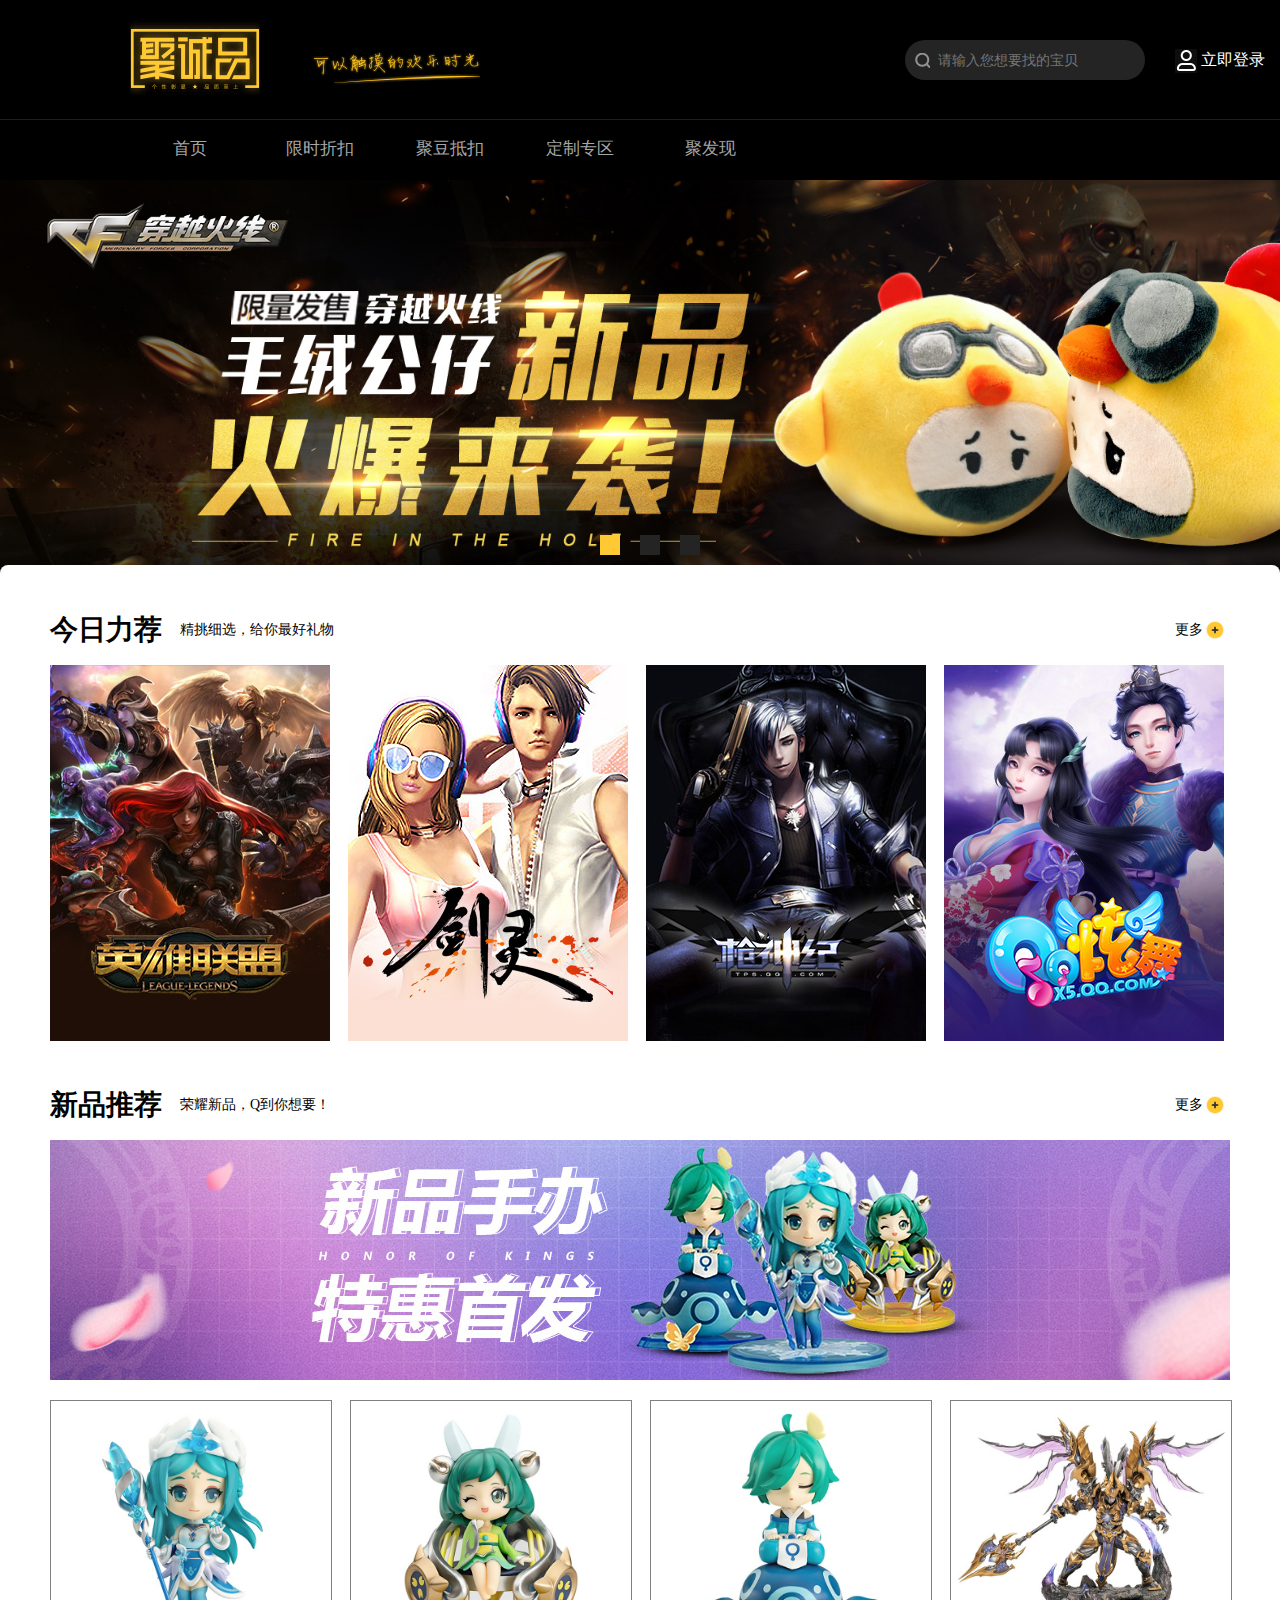
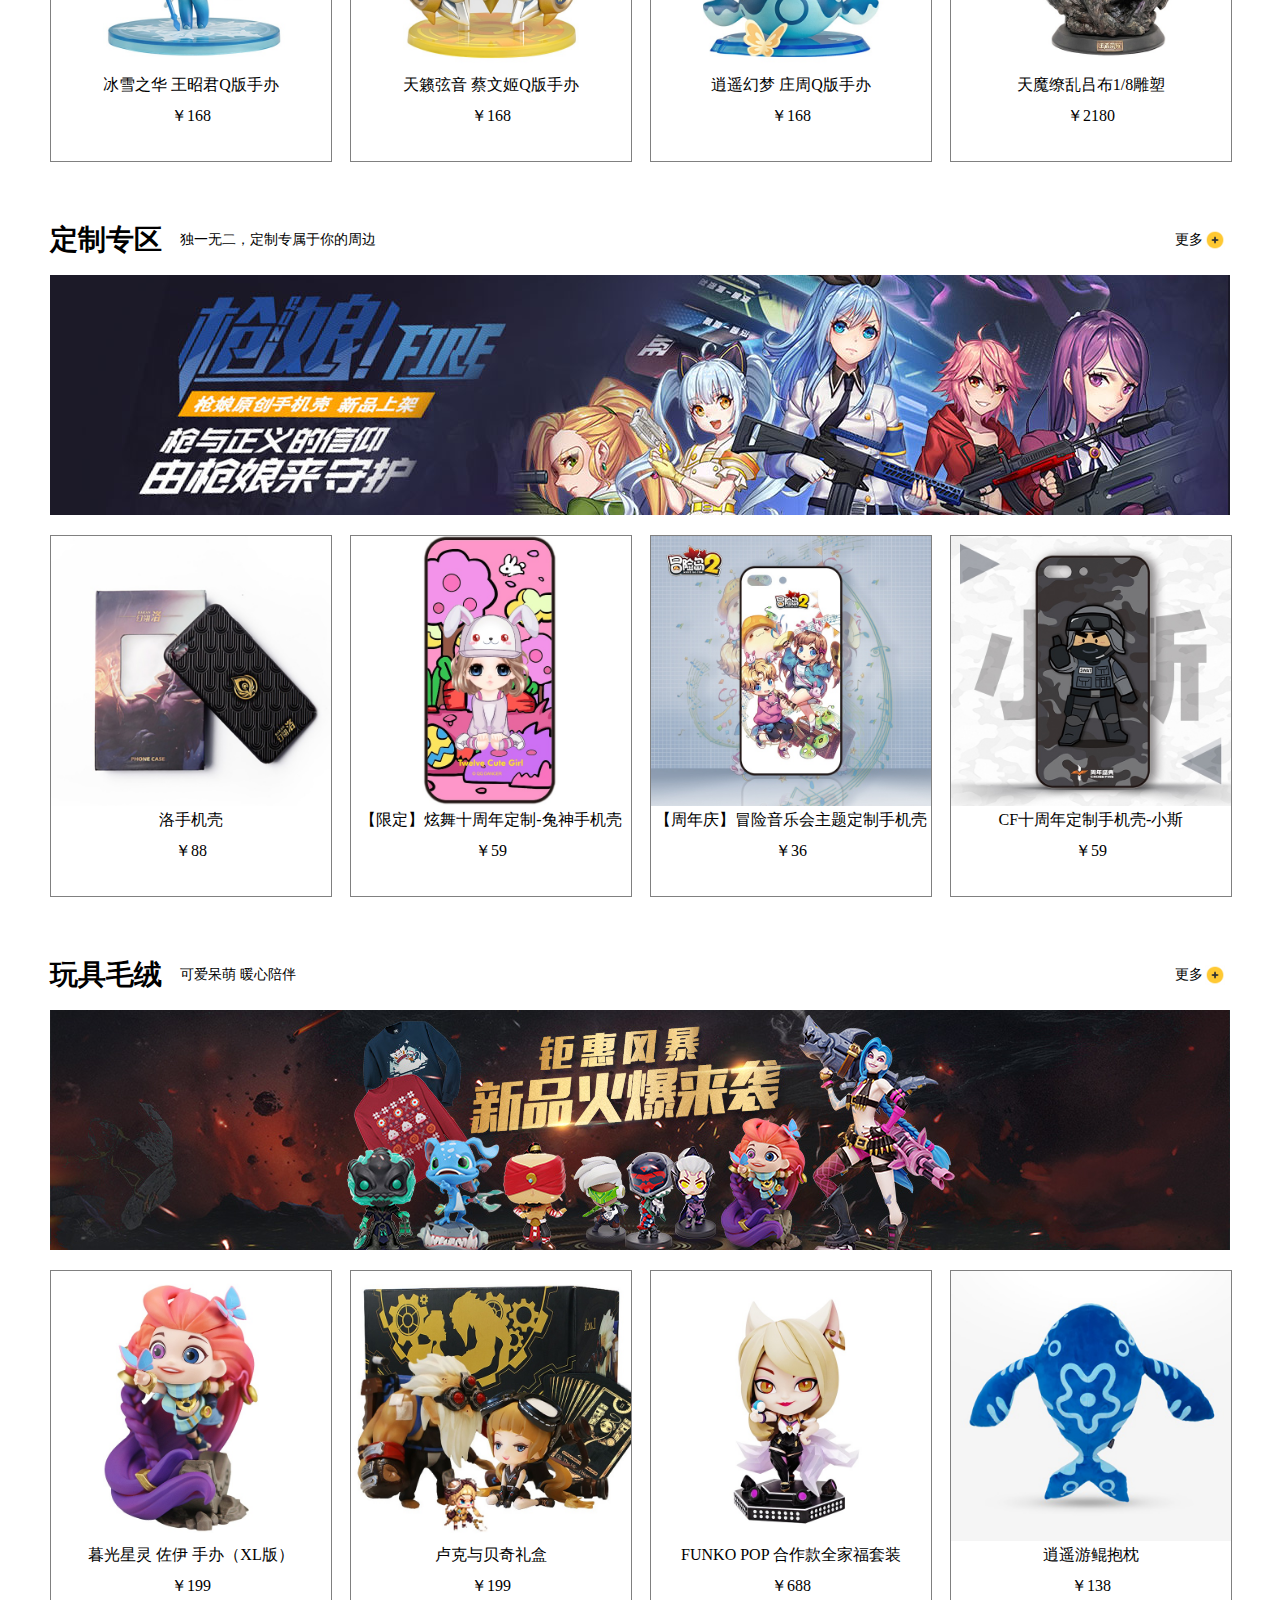
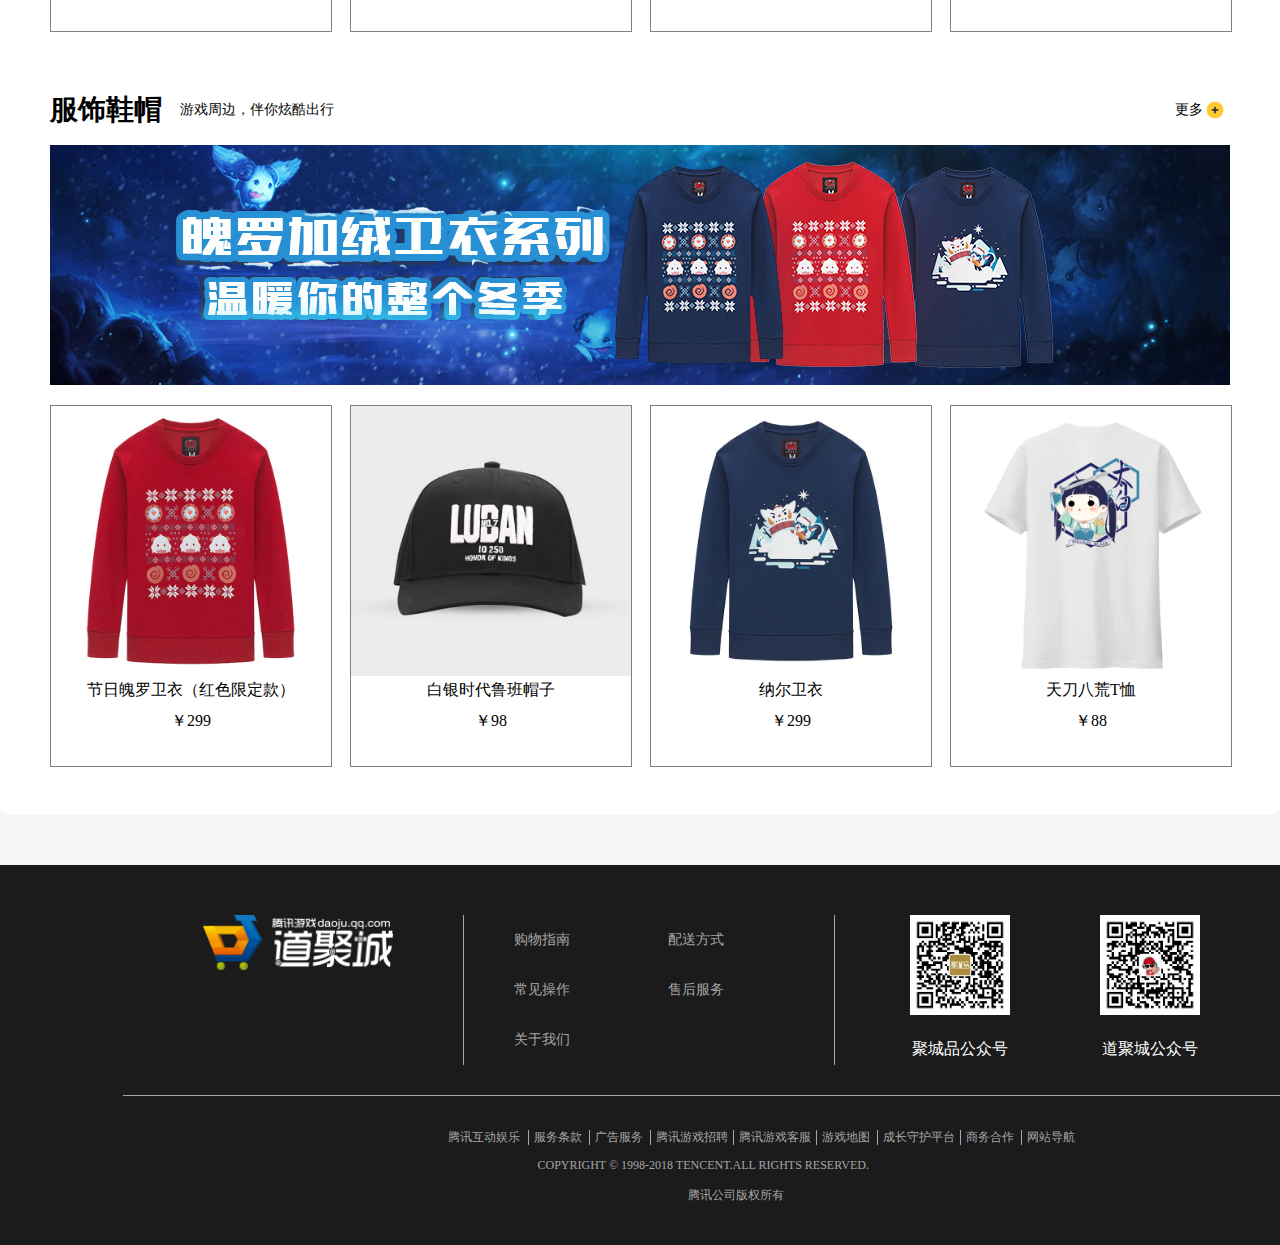
<file: index.html>
﻿<!doctype html>
<html lang="en">
<head>
<meta charset="UTF-8">
<title>聚诚品-腾讯官方周边</title>
<link rel="stylesheet" type="text/css" href="css/public.css">
<link rel="stylesheet" type="text/css" href="css/index.css">
</head>
<body>
	<!-- header -->
	<header>
		<div class="cent">
			<div class="logo">
				<div class="logo_left"></div>
				<div class="logo_right"></div>
		    </div>
			<div class="soso">
				<div class="sot">
				    <a href="#" class="so"></a>
				    <input type="text" class="sou" placeholder="请输入您想要找的宝贝"/>	
				</div>	
				<div class="dl">
					<img src="img/yh.jpg"/>
					<a href="#" id="deng"><span>立即登录</span></a>
					<div class="cent" id="long">
						<div class="cent_hed">
							<a href="javascript:;" class="cen_left" id="deng1">
								<img src="img/qq1.png" id="qq1" />
								<img src="img/qq2.png" id="qq2"/>
								<span>QQ账号登录</span>
							</a>
							<a href="javascript:;" class="cen_right" id="deng2">
								<img src="img/wx.png"/>
								<span>微信账号登录</span>
								<span id="close">×</span>
							</a>
						</div>
						<p class="ww">微信和QQ是两个独立账号，账号信息不互通</p>
						<!-- QQ账号登录界面 -->
						<div id="tt">
							<div class="cent_con">
							<span class="aq">快速安全登录</span>
							<div class="use">请使用<a href="javascript:;" class="sj">QQ手机版</a>扫描二维码，<br/>安全登录，防止盗号。</div>
							<a href="javascript:;" class="ims"><img src="img/qqm.jpg"/></a>
							</div>
							<div class="cent_bo">
								<a href="#" id="zhang">帐号密码登录</a>
								<span>|</span>
								<a href="reg.html" id="zhang_new">注册新帐号</a>
								<span>|</span>
								<a href="#" id="watch">意见反馈</a>
							</div>
						</div>
						<!-- 微信账号登录界面	 -->
						<div id="hh">
							<div class="cen_con1">
								<span class="wa">微信登录</span>
								<a href="javascript:;" class="imgs"><img src="img/wxm.jpg"/></a>
					    	</div>
					    	<div class=" cent_bo cent_bo1">
								<p>请使用微信扫二维码登录</p>
								<p>“聚诚品”</p>
					    	</div>
						</div>
						<!-- 帐号密码登录界面 -->
						<div class="delo" id="delo">
							<span class="lou">帐号密码登录</span>
							<div class="user">推荐使用<a href="javascript:;" class="sj">快速安全登录</a>，防止盗号。</div>
							<div class="lo_con">
								<input type="text" placeholder="支持QQ号/邮箱/手机号登录" id="useNum" />
								<input type="password" placeholder="密码" id="pass" />
								<span id="spanId">登录失败，账号或密码不正确</span>
								<input type="button" value="登录" id="sum" />
							</div>
							<div class="cent_bo">
								<a href="#" id="zhang">忘了密码？</a>
								<span>|</span>
								<a href="reg.html" id="zhang_new">注册新帐号</a>
								<span>|</span>
								<a href="#" id="watch">意见反馈</a>
							</div>
						</div>
					</div>
				</div>
				<div class="gw">
					<a href="shop.html" class="gwc">
						<img src="img/gw.jpg"/>
						<span>购物车</span>
						<span class="num">0</span>
				    </a>
				</div>
		    </div>
		</div>
		<div class="boot" id="stoy">
			<div class="boot_left">
				<a href="index.html">首页</a>
				<a href="xs.html">限时折扣</a>
				<a href="#">聚豆抵扣</a>
				<a href="#">定制专区</a>
				<a href="#">聚发现</a>
			</div>
			<div class="boot_right" id="bok">
				<a href="#" >全部商品分类</a>
				<span id="foo"></span>
			</div>
			<div class="cd" id="dao">
					<ul>
						<li><img src="img/cd10.png"/></li>
						<li>服饰鞋帽</li>
						<li class="line"></li>
						<li>卫衣/外套</li>
						<li>T恤</li>
						<li>袜子</li>
						<li>裤子</li>
						<li>鞋子</li>
						<li>帽子</li>
						<li>服饰配件</li>
					</ul>
					<ul>
						<li><img src="img/cd9.png"></li>
						<li>玩具毛绒</li>
						<li class="line"></li>
						<li>公仔</li>
						<li>抱枕</li>
						<li>手办</li>
						<li>雕塑</li>
					</ul>
					<ul>
						<li><img src="img/cd8.png"></li>
						<li>数码配件</li>
						<li class="line"></li>
						<li>手机壳</li>
						<li>充电宝</li>
						<li>鼠标垫/鼠标</li>
						<li>U盘</li>
						<li>数据线</li>
						<li>打火机</li>
						<li>无线充电器</li>
					</ul>
					<ul>
						<li><img src="img/cd7.png"></li>
						<li>生活用品</li>
						<li class="line"></li>
						<li>杯子</li>
						<li>钥匙扣</li>
						<li>伞</li>
						<li>眼罩/耳罩</li>
						<li>美妆个护</li>
						<li>其它</li>
					</ul>
					<ul>
						<li><img src="img/cd6.png"></li>
						<li>箱包收纳</li>
						<li class="line"></li>
						<li>双肩包</li>
						<li>单肩包</li>
						<li>收纳包</li>
					</ul>
					<ul>
						<li><img src="img/cd5.png"></li>
						<li>首饰配饰</li>
						<li class="line"></li>
						<li>手链</li>
						<li>项链</li>
						<li>挂件</li>
						<li>戒指</li>
						<li>其它</li>
					</ul>
					<ul>
						<li><img src="img/cd4.png"></li>
						<li>文具图书</li>
						<li class="line"></li>
						<li>笔记本</li>
						<li>胶带/贴纸</li>
						<li>文件夹</li>
					</ul>
					<ul>
						<li><img src="img/cd3.png"></li>
						<li>休闲零食</li>
						<li class="line"></li>
						<li>糖/巧克力</li>
					</ul>
					<ul>
						<li><img src="img/cd2.png"></li>
						<li>海报艺术</li>
						<li class="line"></li>
						<li>画册</li>
						<li>海报</li>
					</ul>
					<ul>
						<li><img src="img/cd1.png"></li>
						<li>其它</li>
						<li class="line"></li>
						<li>纪念币</li>
						<li>礼盒</li>
					</ul>
			</div>
		</div>
	</header>
	<!-- banner -->
	<div class="banner">
		<div id="box"></div>
	</div>
	<!-- section -->
    <section>
	    <div class="tt">
	    	<!-- 今日力荐 -->
			<div class="tohead">
				<h2>今日力荐</h2>
			    <span>精挑细选，给你最好礼物</span>
			    <a href="javascript:;" class="move">
					<span>更多</span>
			   		<img src="img/move.jpg">
			   	</a>
			</div>
			<div class="con">
                <a href="javascript:;"><img src="img/y1.jpg"/></a>
                <a href="javascript:;"><img src="img/y4.jpg"/></a>
                <a href="javascript:;"><img src="img/y2.jpg"/></a>
                <a href="javascript:;"><img src="img/y3.jpg"/></a>
		    </div>
		    <!-- 新品推荐 -->
		    <div class="tohead">
				<h2>新品推荐</h2>
			    <span>荣耀新品，Q到你想要！</span>
					<a href="javascript:;" class="move">
					    <span>更多</span>
			   		    <img src="img/move.jpg">
			   	    </a>
		    </div> 
		    <div class="butt">
				<a href="javascript:;"><img src="img/b4.jpg"/></a>
		    </div>
		    <div class="con cont">
                <a href="javascript:;">
                    <img src="img/sb1.jpg"/>
                    <p>冰雪之华 王昭君Q版手办</p>
                    <span>￥168</span>
                </a>
                <a href="javascript:;">
                    <img src="img/sb2.jpg"/>
                    <p>天籁弦音 蔡文姬Q版手办</p>
                    <span>￥168</span>
                </a>
                <a href="javascript:;">
                    <img src="img/sb3.jpg"/>
                    <p>逍遥幻梦 庄周Q版手办</p>
                    <span>￥168</span>
                </a>
                <a href="javascript:;">
                    <img src="img/sb4.jpg"/>
                    <p>天魔缭乱吕布1/8雕塑</p>
                    <span>￥2180</span>
                </a>
			</div>
			<!-- 定制专区 -->
			<div class="tohead dz">
				<h2>定制专区</h2>
			    <span>独一无二，定制专属于你的周边</span>
				<a href="javascript:;" class="move">
		    		<span>更多</span>
	   		        <img src="img/move.jpg">
	   	        </a>
		    </div> 
		    <div class="butt">
				<a href="javascript:;"><img src="img/b5.jpg"/></a>
		    </div>
		    <div class="con cont">
               <a href="javascript:;">
               	  <img src="img/s1.jpg"/>
               	  <p>洛手机壳</p>
               	  <span>￥88</span>
               </a>
               <a href="javascript:;">
               	  <img src="img/s2.jpg"/>
               	  <p>【限定】炫舞十周年定制-兔神手机壳</p>
               	  <span>￥59</span>
               </a>
               <a href="javascript:;">
                  <img src="img/s3.jpg"/>
                  <p>【周年庆】冒险音乐会主题定制手机壳</p>
                  <span>￥36</span>
               </a>
               <a href="javascript:;">
               	  <img src="img/s4.jpg"/>
               	  <p>CF十周年定制手机壳-小斯</p>
               	  <span>￥59</span>
               </a>
	        </div>
	        <!-- 玩具毛绒 -->
            <div class="tohead">
		    	<h2>玩具毛绒</h2>
	    	    <span>可爱呆萌 暖心陪伴</span>
			    <a href="javascript:;" class="move">
			    	<span>更多</span>
	   		        <img src="img/move.jpg">
	   	        </a>
		    </div> 
		    <div class="butt">
		    	<a href="javascript:;"><img src="img/b6.jpg"/></a>
		    </div>
		     <div class="con cont">
               	<a href="javascript:;">
                   	<img src="img/sb5.jpg"/>
               	    <p>暮光星灵 佐伊 手办（XL版）</p>
                   	<span>￥199</span>
                </a>
                <a href="javascript:;">
               	    <img src="img/sb6.jpg"/>
                   	<p>卢克与贝奇礼盒</p>
               	    <span>￥199</span>
                </a>
                <a href="javascript:;">
                    <img src="img/sb7.jpg"/>
                    <p>FUNKO POP 合作款全家福套装</p>
                    <span>￥688</span>
                </a>
                <a href="javascript:;">
                       	  <img src="img/sb8.jpg"/>
                       	  <p>逍遥游鲲抱枕</p>
                       	  <span>￥138</span>
                </a>
	        </div>
	        <!-- 服饰鞋帽 -->
	        <div class="tohead">
		    	<h2>服饰鞋帽</h2>
	    	    <span>游戏周边，伴你炫酷出行</span>
			    <a href="javascript:;" class="move">
			    	<span>更多</span>
	   		        <img src="img/move.jpg">
	   	        </a>
		    </div> 
		    <div class="butt">
		    	<a href="javascript:;"><img src="img/b7.jpg"/></a>
		    </div>
		    <div class="con cont">
                <a href="javascript:;">
               	    <img src="img/f1.jpg"/>
                   	 <p>节日魄罗卫衣（红色限定款）</p>
                   	 <span>￥299</span>
                </a>
                <a href="javascript:;">
               	    <img src="img/f2.jpg"/>
               	    <p>白银时代鲁班帽子</p>
               	    <span>￥98</span>
                </a>
                <a href="javascript:;">
                    <img src="img/f3.jpg"/>
                    <p>纳尔卫衣</p>
                  	<span>￥299</span>
                </a>
                <a href="javascript:;">
               	    <img src="img/f4.jpg"/>
               	  	<p>天刀八荒T恤</p>
               	    <span>￥88</span>
                </a>
        	</div>
	    </div>
	</section> 
	<!-- footer -->
	<footer>
		<div class="fot">
			<div class="fo_head">
				<div class="log">
					<a href="javascript:;"><img src="img/logo.png" alt="道聚城"></a>
				</div>
				<div class="about">
					<a href="javascript:;">购物指南</a>
					<a href="javascript:;">配送方式</a>
					<a href="javascript:;">常见操作</a>
					<a href="javascript:;">售后服务</a>
					<a href="javascript:;">关于我们</a>
				</div>
				<div class="ma">
					<div class="one">
						<img src="img/m3.jpg"/>
						<span>聚城品公众号</span>
					</div>
					<div  class="one">
						<img src="img/m2.jpg"/>
						<span>道聚城公众号</span>
					</div>
					<div class="one three">
						<img src="img/m1.png"/><span>掌上道聚城</span>
					</div>
				</div>
		  	</div> 
		</div>
		<div class="fo_bot">
			<p class="yl">
				<a href="javascript:;">腾讯互动娱乐</a>
				<a href="javascript:;">服务条款</a>
				<a href="javascript:;">广告服务</a>
				<a href="javascript:;">腾讯游戏招聘</a>
				<a href="javascript:;">腾讯游戏客服</a>
				<a href="javascript:;">游戏地图</a>
				<a href="javascript:;">成长守护平台</a>
				<a href="javascript:;">商务合作</a>
				<a href="javascript:;">网站导航</a>
			</p>
			<p class="coo">COPYRIGHT © 1998-2018 TENCENT.ALL RIGHTS RESERVED.</p>
			<p class="tx"><a href="javascript:;">腾讯公司版权所有</a></p>
		</div>
	</footer>
</body>
</html>
<script type="text/javascript" src="js/index.js"></script>
<script type="text/javascript" src="js/cssTools.js"></script>
<script type="text/javascript" src="js/move1808.js"></script>
<script type="text/javascript" src="js/slider.js"></script>
<script type="text/javascript" src="js/regTools.js"></script>
<script type="text/javascript" src="js/cookieTools.js"></script>
<script type="text/javascript">
	window.onload=function(){
		let s1=new Slider({
          boxDom:$("#box"),
          width:1519,
          height:415,
          imgs:["img/b1.jpg","img/b2.jpg","img/b3.jpg"],
          btnColor:"#242424",
          btnHighColor:'#ffc933',
          btnSize:20,
          isCircle:false,
          timeSpace:2000,
          isAtuoPlay:true
		});
		$("#bok").onmouseenter=function(){
		   $("#foo").style.backgroundPosition='-62px 5px';
           $("#dao").style.display="block";
           $("#stoy").onmouseleave=function(){
        	 $("#foo").style.backgroundPosition='-94px 5px';
        	 $("#dao").style.display="none";
          }
		}
		$("#deng").onclick=function(){
			$("#long").style.display="block";
			$("#deng1").style.backgroundColor="#31a4f6";
			$("#deng1").style.color="white";
			$("#qq1").style.display="block";
			$("#qq2").style.display="none";
			$("#tt").style.display="block";
			$("#hh").style.display="none";
			$("#deng2").style.backgroundColor="#f1f1f1";
			$("#deng2").style.color="#b1b1b1";
		}
		$("#deng1").onclick=function(){
				$("#deng1").style.backgroundColor="#31a4f6";
				$("#deng1").style.color="white";
				$("#deng2").style.backgroundColor="#f1f1f1";
				$("#deng2").style.color="#b1b1b1";
				$("#qq1").style.display="block";
				$("#qq2").style.display="none";
				$("#tt").style.display="block";
				$("#hh").style.display="none";
			}
		$("#zhang").onclick=function(){
       		    $("#delo").style.display="block";
       		    $("#tt").style.display="none";
       		    $("#hh").style.display="none";
			}
		$("#deng2").onclick=function(){
			$("#deng2").style.backgroundColor="green";
			$("#deng2").style.color="white";
	        $("#deng1").style.backgroundColor="#f1f1f1";
			$("#deng1").style.color="#b1b1b1";
			$("#qq2").style.display="block";
			$("#qq1").style.display="none";
            $("#hh").style.display="block";
			$("#tt").style.display="none";
		}
       $("#close").onclick=function(){
       	$("#long").style.display="none";
       }
       $("#useNum").onfocus=function(){
		  $("#spanId").style.display="none"; 
       }
       $("#pass").onfocus=function(){
		  $("#spanId").style.display="none"; 
       }
    $("#sum").onclick=function(){
			//1.创建对象
			let xhr=new XMLHttpRequest();
			//2.设置参数
			xhr.open("post","index.php",true);
			//3.设置回调函数
			xhr.onreadystatechange=function(){
				if(xhr.readyState==4 && xhr.status==200){
					if(xhr.responseText=="0"){
					  $("#spanId").style.display="block";
					  $("#spanId").style.color="red";
				    }else{
					//保存cookie
                     addCookie("useNum",$("#useNum").value,7);
                     location.href="index1.html";
				    }
				}				
			}
			xhr.setRequestHeader("Content-type","application/x-www-form-urlencoded");
			let sendStr="useNum="+$("#useNum").value+"&pass="+$("#pass").value;
			xhr.send(sendStr);
		}
        $("#zhang_new").onclick=function(){
        	location.href="reg.html";
        }
    }		
</script>
</file>
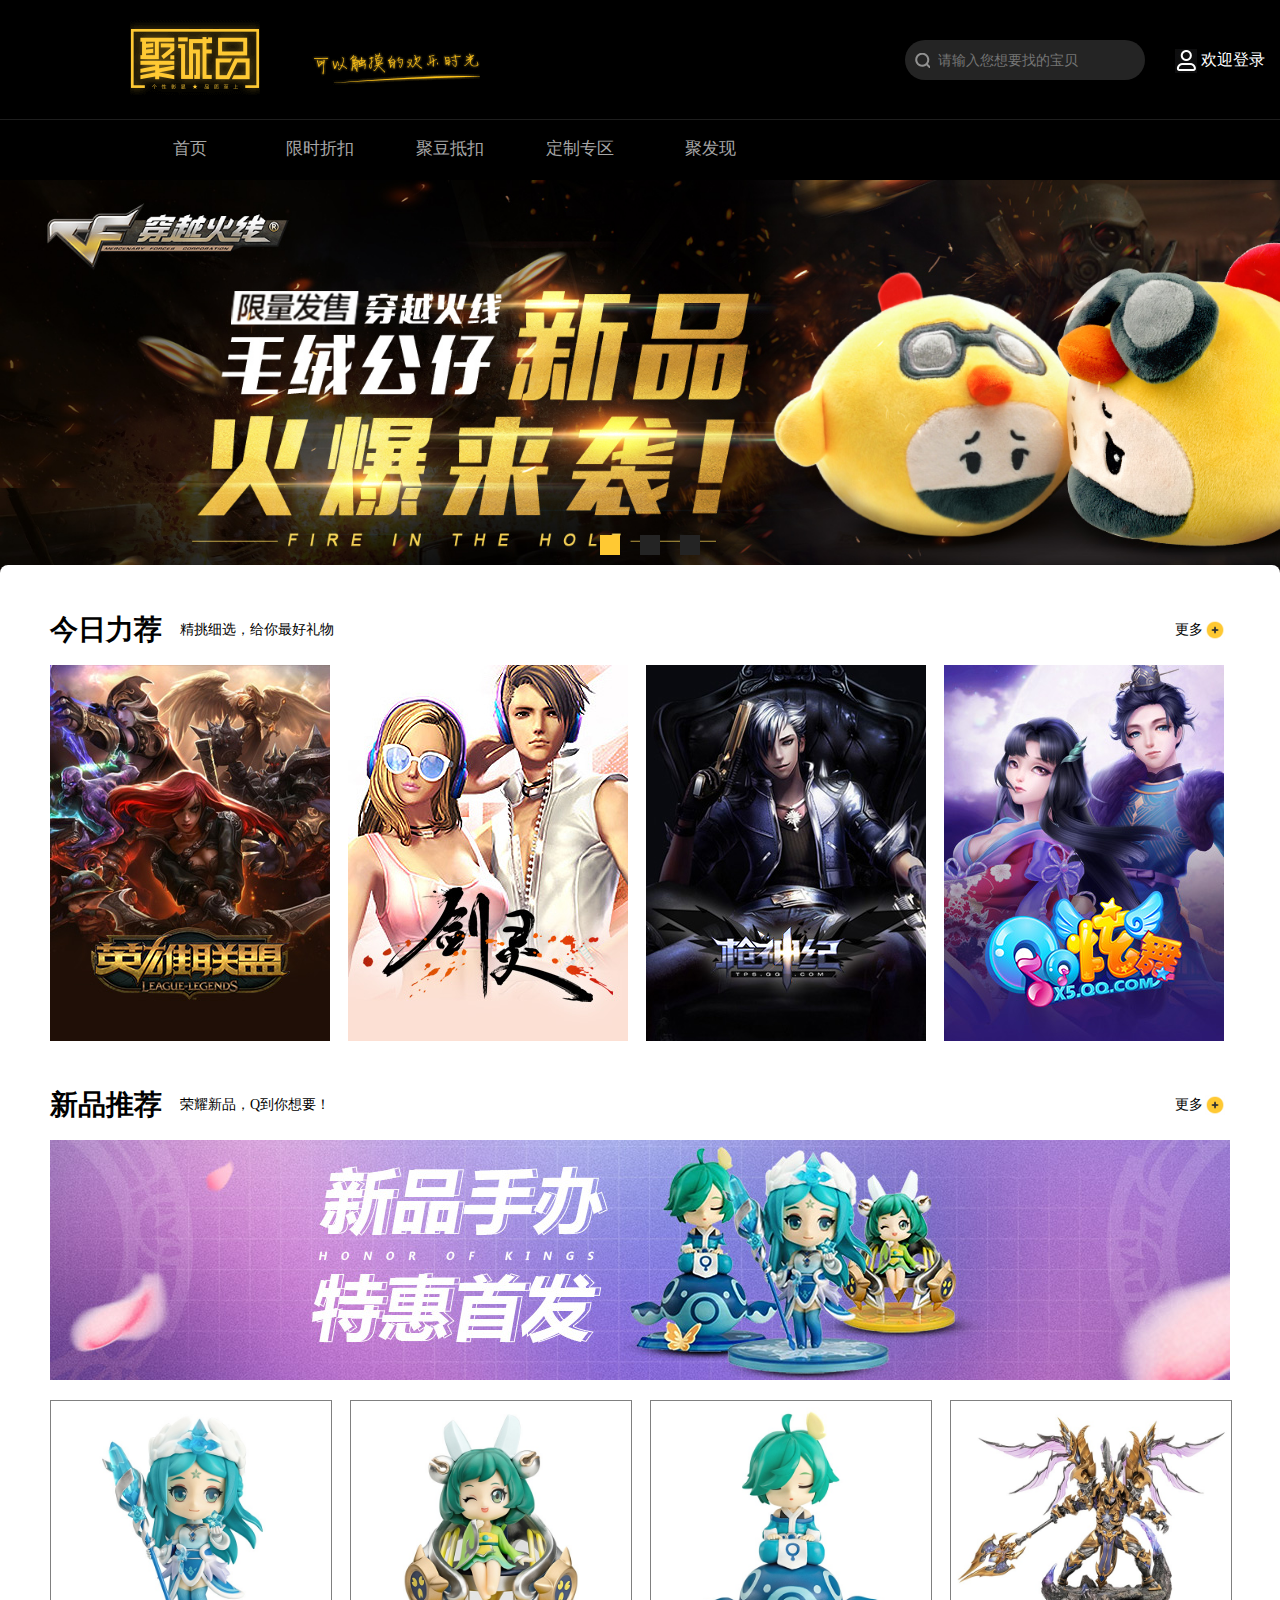
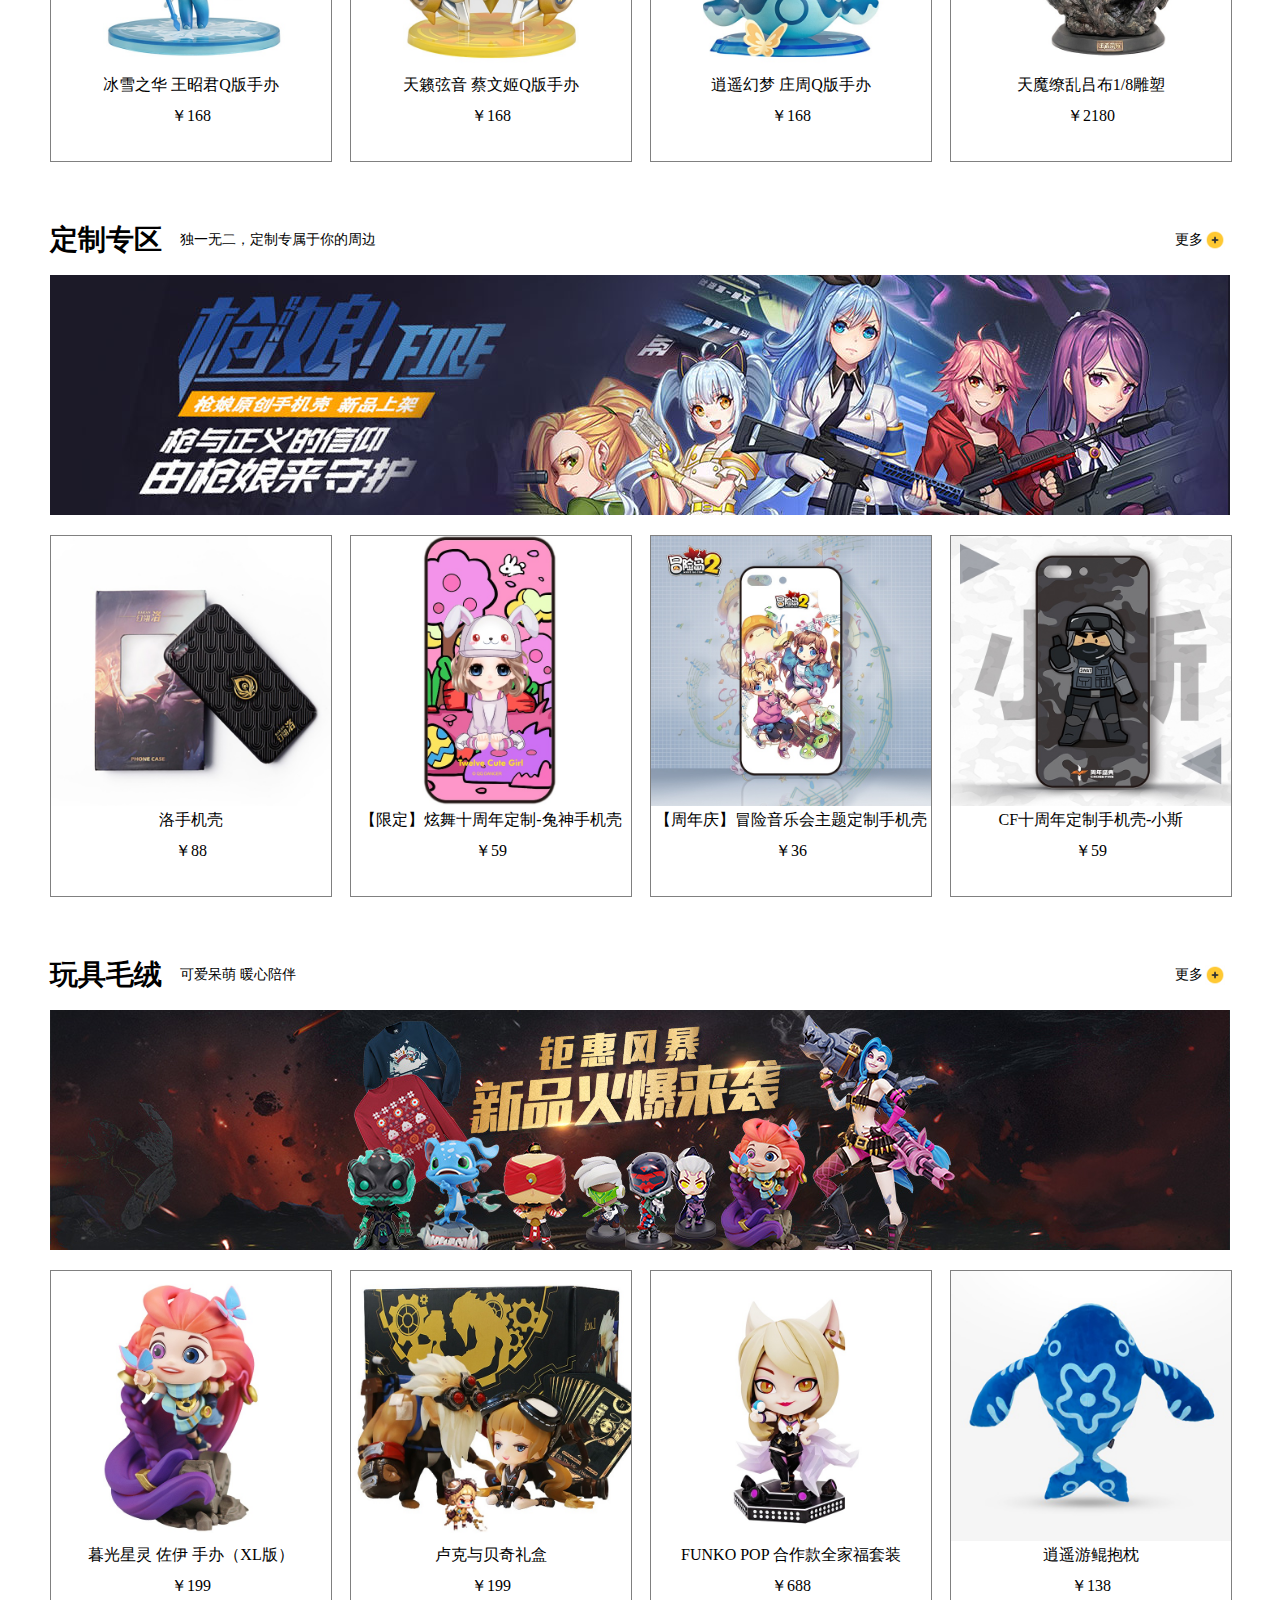
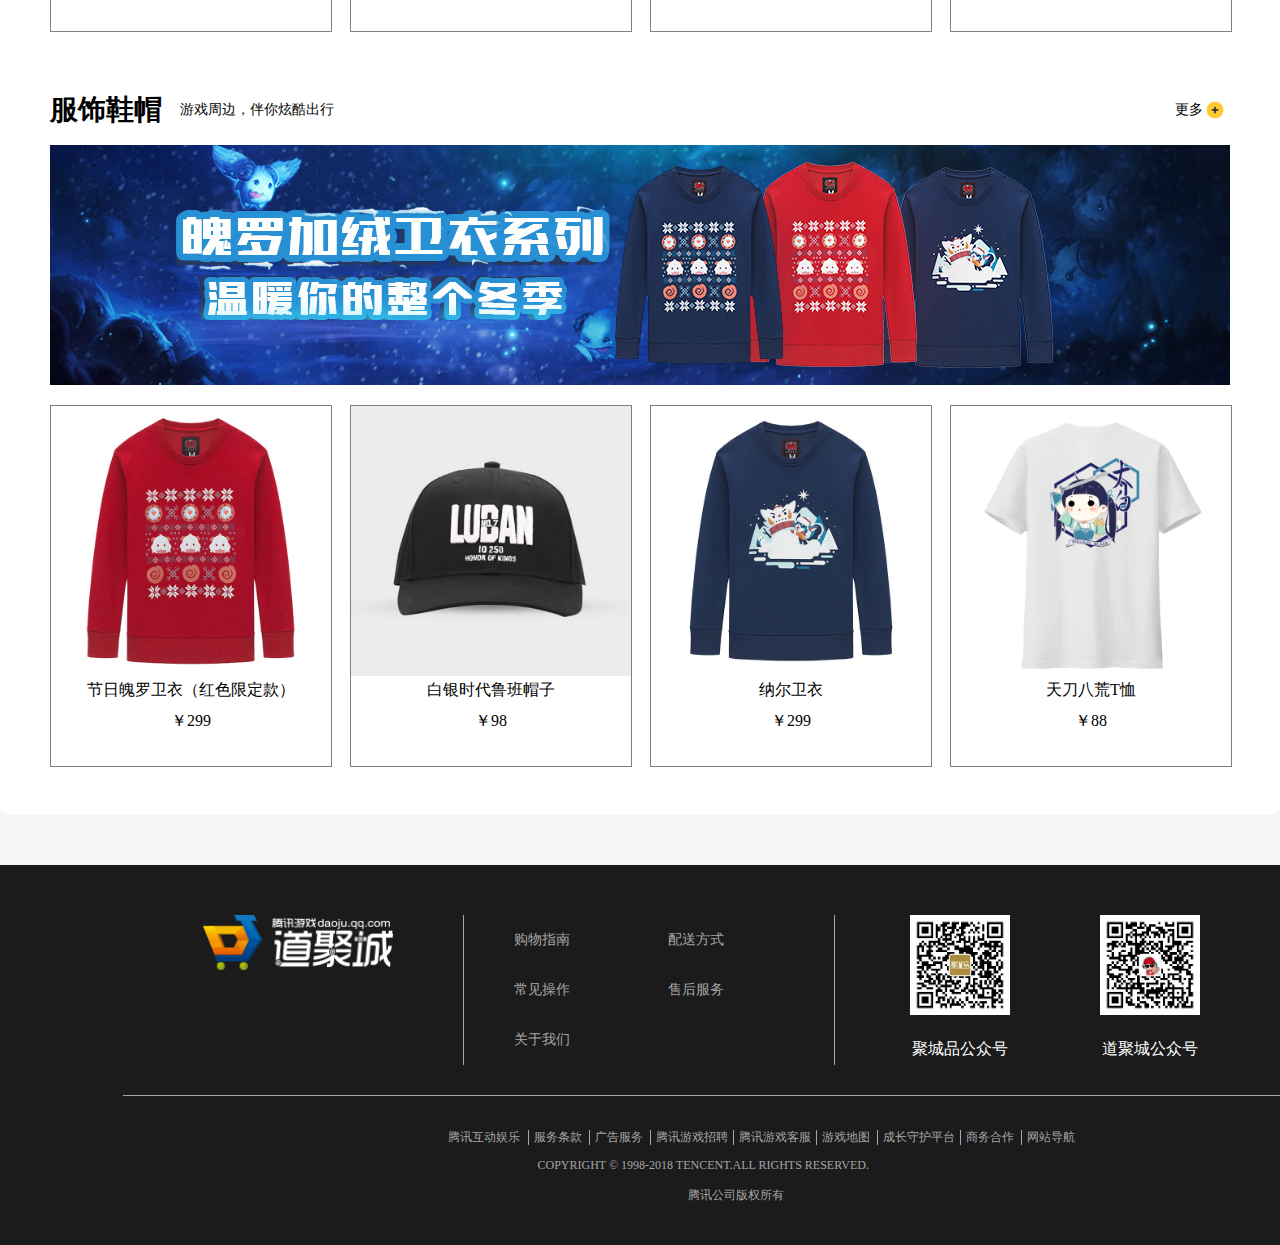
<file: index1.html>
<!doctype html>
<html lang="en">
<head>
<meta charset="UTF-8">
<title>聚诚品-腾讯官方周边</title>
<link rel="stylesheet" type="text/css" href="css/public.css">
<link rel="stylesheet" type="text/css" href="css/index.css">
</head>
<body>
	<!-- header -->
	<header>
		<div class="cent">
			<div class="logo">
				<div class="logo_left"></div>
				<div class="logo_right"></div>
		    </div>
			<div class="soso">
				<div class="sot">
				    <a href="#" class="so"></a>
				    <input type="text" class="sou" placeholder="请输入您想要找的宝贝"/>	
				</div>	
				<div class="dl" id="dls">
					<img src="img/yh.jpg"/>
					<a href="#" id="deng"><span>欢迎登录</span></a>
					<span style="display: none; margin-left: 22px;cursor: pointer;" id="backId">退出登录</span>
				</div>
				<div class="gw">
					<a href="shop.html" class="gwc">
						<img src="img/gw.jpg"/>
						<span>购物车</span>
						<span class="num">0</span>
				    </a>
				</div>
		    </div>
		</div>
		<div class="boot" id="stoy">
			<div class="boot_left">
				<a href="index.html">首页</a>
				<a href="xs.html">限时折扣</a>
				<a href="#">聚豆抵扣</a>
				<a href="#">定制专区</a>
				<a href="#">聚发现</a>
			</div>
			<div class="boot_right" id="bok">
				<a href="#" >全部商品分类</a>
				<span id="foo"></span>
			</div>
			<div class="cd" id="dao">
					<ul>
						<li><img src="img/cd10.png"/></li>
						<li>服饰鞋帽</li>
						<li class="line"></li>
						<li>卫衣/外套</li>
						<li>T恤</li>
						<li>袜子</li>
						<li>裤子</li>
						<li>鞋子</li>
						<li>帽子</li>
						<li>服饰配件</li>
					</ul>
					<ul>
						<li><img src="img/cd9.png"></li>
						<li>玩具毛绒</li>
						<li class="line"></li>
						<li>公仔</li>
						<li>抱枕</li>
						<li>手办</li>
						<li>雕塑</li>
					</ul>
					<ul>
						<li><img src="img/cd8.png"></li>
						<li>数码配件</li>
						<li class="line"></li>
						<li>手机壳</li>
						<li>充电宝</li>
						<li>鼠标垫/鼠标</li>
						<li>U盘</li>
						<li>数据线</li>
						<li>打火机</li>
						<li>无线充电器</li>
					</ul>
					<ul>
						<li><img src="img/cd7.png"></li>
						<li>生活用品</li>
						<li class="line"></li>
						<li>杯子</li>
						<li>钥匙扣</li>
						<li>伞</li>
						<li>眼罩/耳罩</li>
						<li>美妆个护</li>
						<li>其它</li>
					</ul>
					<ul>
						<li><img src="img/cd6.png"></li>
						<li>箱包收纳</li>
						<li class="line"></li>
						<li>双肩包</li>
						<li>单肩包</li>
						<li>收纳包</li>
					</ul>
					<ul>
						<li><img src="img/cd5.png"></li>
						<li>首饰配饰</li>
						<li class="line"></li>
						<li>手链</li>
						<li>项链</li>
						<li>挂件</li>
						<li>戒指</li>
						<li>其它</li>
					</ul>
					<ul>
						<li><img src="img/cd4.png"></li>
						<li>文具图书</li>
						<li class="line"></li>
						<li>笔记本</li>
						<li>胶带/贴纸</li>
						<li>文件夹</li>
					</ul>
					<ul>
						<li><img src="img/cd3.png"></li>
						<li>休闲零食</li>
						<li class="line"></li>
						<li>糖/巧克力</li>
					</ul>
					<ul>
						<li><img src="img/cd2.png"></li>
						<li>海报艺术</li>
						<li class="line"></li>
						<li>画册</li>
						<li>海报</li>
					</ul>
					<ul>
						<li><img src="img/cd1.png"></li>
						<li>其它</li>
						<li class="line"></li>
						<li>纪念币</li>
						<li>礼盒</li>
					</ul>
			</div>
		</div>
	</header>
	<!-- banner -->
	<div class="banner">
		<div id="box"></div>
	</div>
	<!-- section -->
    <section>
	    <div class="tt">
	    	<!-- 今日力荐 -->
			<div class="tohead">
				<h2>今日力荐</h2>
			    <span>精挑细选，给你最好礼物</span>
			    <a href="javascript:;" class="move">
					<span>更多</span>
			   		<img src="img/move.jpg">
			   	</a>
			</div>
			<div class="con">
                <a href="javascript:;"><img src="img/y1.jpg"/></a>
                <a href="javascript:;"><img src="img/y4.jpg"/></a>
                <a href="javascript:;"><img src="img/y2.jpg"/></a>
                <a href="javascript:;"><img src="img/y3.jpg"/></a>
		    </div>
		    <!-- 新品推荐 -->
		    <div class="tohead">
				<h2>新品推荐</h2>
			    <span>荣耀新品，Q到你想要！</span>
					<a href="javascript:;" class="move">
					    <span>更多</span>
			   		    <img src="img/move.jpg">
			   	    </a>
		    </div> 
		    <div class="butt">
				<a href="javascript:;"><img src="img/b4.jpg"/></a>
		    </div>
		    <div class="con cont">
                <a href="javascript:;">
                    <img src="img/sb1.jpg"/>
                    <p>冰雪之华 王昭君Q版手办</p>
                    <span>￥168</span>
                </a>
                <a href="javascript:;">
                    <img src="img/sb2.jpg"/>
                    <p>天籁弦音 蔡文姬Q版手办</p>
                    <span>￥168</span>
                </a>
                <a href="javascript:;">
                    <img src="img/sb3.jpg"/>
                    <p>逍遥幻梦 庄周Q版手办</p>
                    <span>￥168</span>
                </a>
                <a href="javascript:;">
                    <img src="img/sb4.jpg"/>
                    <p>天魔缭乱吕布1/8雕塑</p>
                    <span>￥2180</span>
                </a>
			</div>
			<!-- 定制专区 -->
			<div class="tohead dz">
				<h2>定制专区</h2>
			    <span>独一无二，定制专属于你的周边</span>
				<a href="javascript:;" class="move">
		    		<span>更多</span>
	   		        <img src="img/move.jpg">
	   	        </a>
		    </div> 
		    <div class="butt">
				<a href="javascript:;"><img src="img/b5.jpg"/></a>
		    </div>
		    <div class="con cont">
               <a href="javascript:;">
               	  <img src="img/s1.jpg"/>
               	  <p>洛手机壳</p>
               	  <span>￥88</span>
               </a>
               <a href="javascript:;">
               	  <img src="img/s2.jpg"/>
               	  <p>【限定】炫舞十周年定制-兔神手机壳</p>
               	  <span>￥59</span>
               </a>
               <a href="javascript:;">
                  <img src="img/s3.jpg"/>
                  <p>【周年庆】冒险音乐会主题定制手机壳</p>
                  <span>￥36</span>
               </a>
               <a href="javascript:;">
               	  <img src="img/s4.jpg"/>
               	  <p>CF十周年定制手机壳-小斯</p>
               	  <span>￥59</span>
               </a>
	        </div>
	        <!-- 玩具毛绒 -->
            <div class="tohead">
		    	<h2>玩具毛绒</h2>
	    	    <span>可爱呆萌 暖心陪伴</span>
			    <a href="javascript:;" class="move">
			    	<span>更多</span>
	   		        <img src="img/move.jpg">
	   	        </a>
		    </div> 
		    <div class="butt">
		    	<a href="javascript:;"><img src="img/b6.jpg"/></a>
		    </div>
		     <div class="con cont">
               	<a href="javascript:;">
                   	<img src="img/sb5.jpg"/>
               	    <p>暮光星灵 佐伊 手办（XL版）</p>
                   	<span>￥199</span>
                </a>
                <a href="javascript:;">
               	    <img src="img/sb6.jpg"/>
                   	<p>卢克与贝奇礼盒</p>
               	    <span>￥199</span>
                </a>
                <a href="javascript:;">
                    <img src="img/sb7.jpg"/>
                    <p>FUNKO POP 合作款全家福套装</p>
                    <span>￥688</span>
                </a>
                <a href="javascript:;">
                       	  <img src="img/sb8.jpg"/>
                       	  <p>逍遥游鲲抱枕</p>
                       	  <span>￥138</span>
                </a>
	        </div>
	        <!-- 服饰鞋帽 -->
	        <div class="tohead">
		    	<h2>服饰鞋帽</h2>
	    	    <span>游戏周边，伴你炫酷出行</span>
			    <a href="javascript:;" class="move">
			    	<span>更多</span>
	   		        <img src="img/move.jpg">
	   	        </a>
		    </div> 
		    <div class="butt">
		    	<a href="javascript:;"><img src="img/b7.jpg"/></a>
		    </div>
		    <div class="con cont">
                <a href="javascript:;">
               	    <img src="img/f1.jpg"/>
                   	 <p>节日魄罗卫衣（红色限定款）</p>
                   	 <span>￥299</span>
                </a>
                <a href="javascript:;">
               	    <img src="img/f2.jpg"/>
               	    <p>白银时代鲁班帽子</p>
               	    <span>￥98</span>
                </a>
                <a href="javascript:;">
                    <img src="img/f3.jpg"/>
                    <p>纳尔卫衣</p>
                  	<span>￥299</span>
                </a>
                <a href="javascript:;">
               	    <img src="img/f4.jpg"/>
               	  	<p>天刀八荒T恤</p>
               	    <span>￥88</span>
                </a>
        	</div>
	    </div>
	</section> 
	<!-- footer -->
	<footer>
		<div class="fot">
			<div class="fo_head">
				<div class="log">
					<a href="javascript:;"><img src="img/logo.png" alt="道聚城"></a>
				</div>
				<div class="about">
					<a href="javascript:;">购物指南</a>
					<a href="javascript:;">配送方式</a>
					<a href="javascript:;">常见操作</a>
					<a href="javascript:;">售后服务</a>
					<a href="javascript:;">关于我们</a>
				</div>
				<div class="ma">
					<div class="one">
						<img src="img/m3.jpg"/>
						<span>聚城品公众号</span>
					</div>
					<div  class="one">
						<img src="img/m2.jpg"/>
						<span>道聚城公众号</span>
					</div>
					<div class="one three">
						<img src="img/m1.png"/><span>掌上道聚城</span>
					</div>
				</div>
		  	</div> 
		</div>
		<div class="fo_bot">
			<p class="yl">
				<a href="javascript:;">腾讯互动娱乐</a>
				<a href="javascript:;">服务条款</a>
				<a href="javascript:;">广告服务</a>
				<a href="javascript:;">腾讯游戏招聘</a>
				<a href="javascript:;">腾讯游戏客服</a>
				<a href="javascript:;">游戏地图</a>
				<a href="javascript:;">成长守护平台</a>
				<a href="javascript:;">商务合作</a>
				<a href="javascript:;">网站导航</a>
			</p>
			<p class="coo">COPYRIGHT © 1998-2018 TENCENT.ALL RIGHTS RESERVED.</p>
			<p class="tx"><a href="javascript:;">腾讯公司版权所有</a></p>
		</div>
	</footer>
</body>
</html>
<script type="text/javascript" src="js/index.js"></script>
<script type="text/javascript" src="js/cssTools.js"></script>
<script type="text/javascript" src="js/move1808.js"></script>
<script type="text/javascript" src="js/slider.js"></script>
<script type="text/javascript" src="js/regTools.js"></script>
<script type="text/javascript" src="js/cookieTools.js"></script>
<script type="text/javascript">
	window.onload=function(){
		let s1=new Slider({
          boxDom:$("#box"),
          width:1519,
          height:415,
          imgs:["img/b1.jpg","img/b2.jpg","img/b3.jpg"],
          btnColor:"#242424",
          btnHighColor:'#ffc933',
          btnSize:20,
          isCircle:false,
          timeSpace:2000,
          isAtuoPlay:true
		});
		$("#bok").onmouseenter=function(){
		   $("#foo").style.backgroundPosition='-62px 5px';
           $("#dao").style.display="block";
           $("#stoy").onmouseleave=function(){
        	 $("#foo").style.backgroundPosition='-94px 5px';
        	 $("#dao").style.display="none";
          }
		}
		$("#deng").onmouseover=function(){
			$("#backId").style.display="block";
		}
		$("#backId").onclick=function(){
		    location.href="index.html";
		}
	}
</script>
</file>
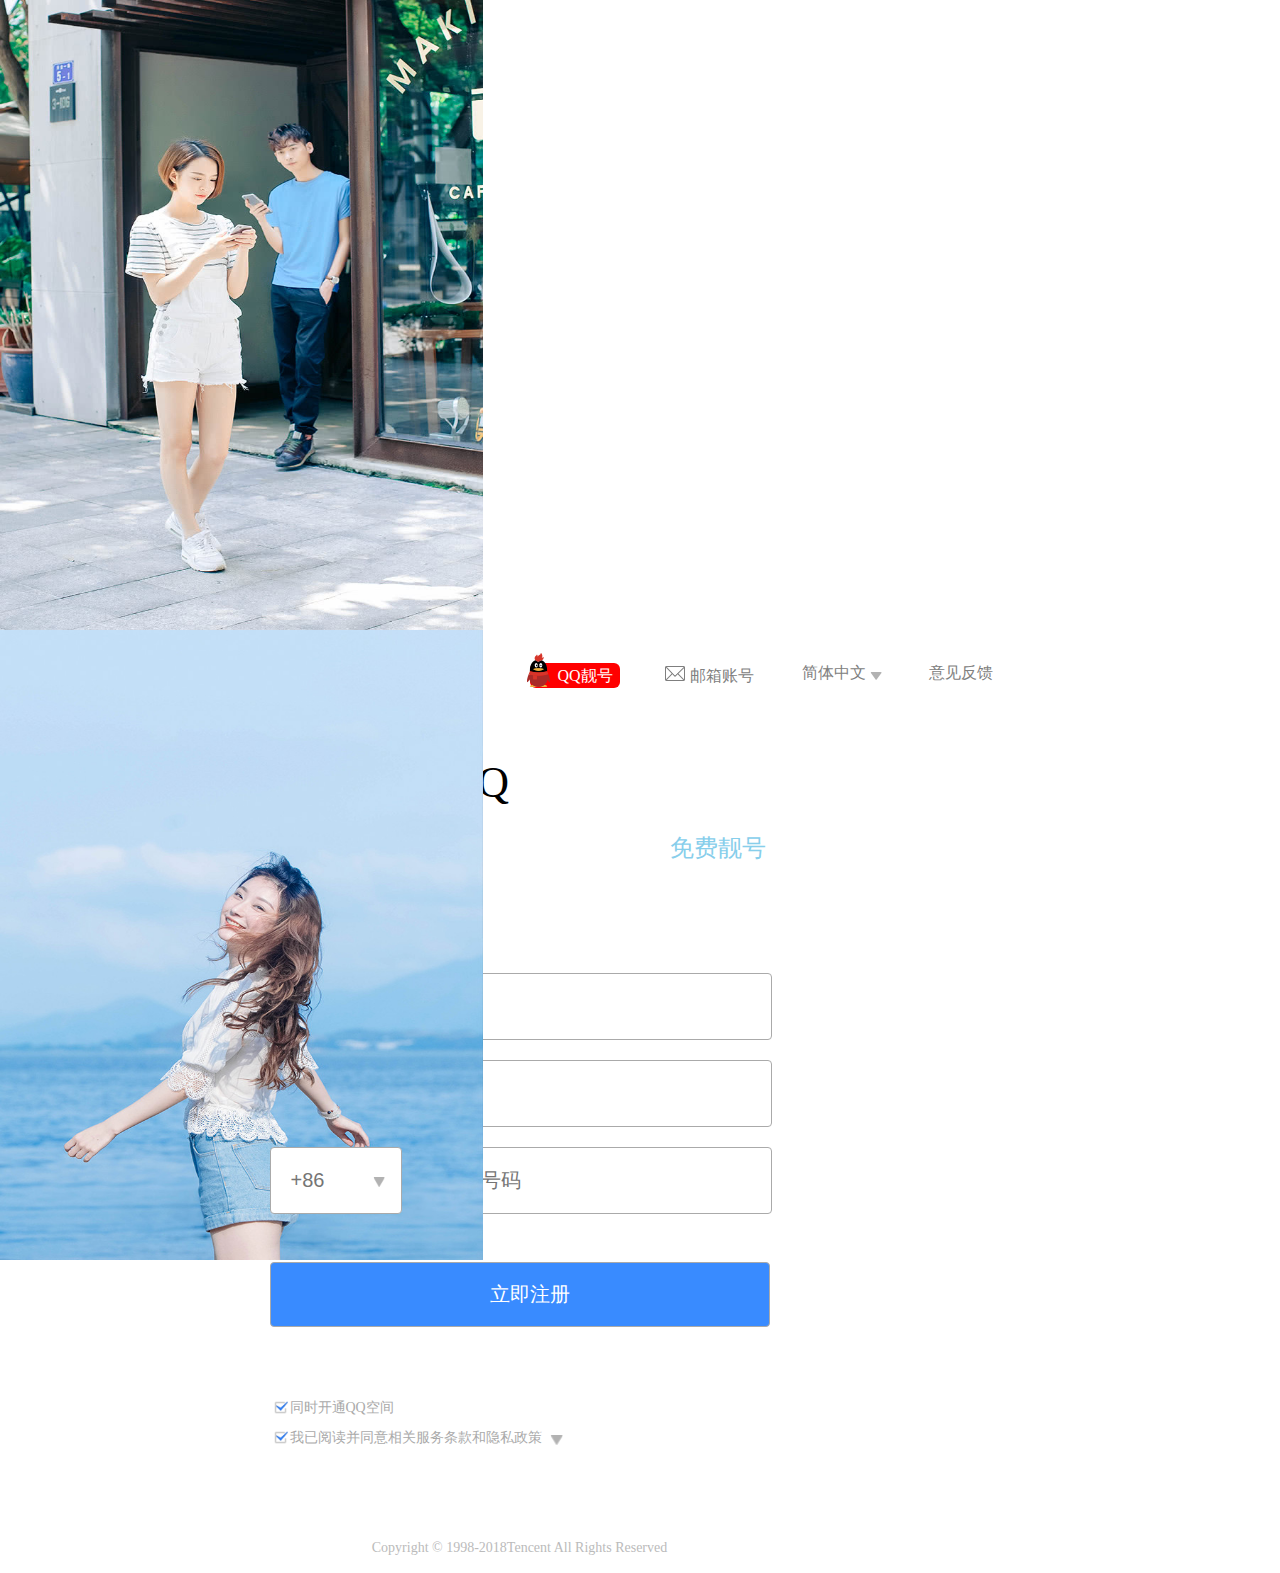
<file: reg.html>
<!doctype html>
<html lang="en">
<head>
<meta charset="UTF-8">
<title></title>
<link rel="stylesheet" type="text/css" href="css/reg.css">
</head>
<body>
	    <section>
    	    <div class="sec_left">
			   <div id="box"></div>
		    </div>
	        <div class="sec_right">
	    	  <div class="sec_head">
	    	  	<div class="tbs" id="tbs"><img src="img/tb.png"/>QQ靓号
	    	  		<div class="sou" id="sou">
	    	  			<div class="sou_head">
	    	  				<input type="text" placeholder="搜索QQ靓号，如“1992”，“520”" id="tet" />
	    	  				<a href="#" class="sosu"><img src="img/sosu.png"/></a>
	    	  			</div>
	    	  			<div class="sou_bot">
	    	  				<a href="#">生日</a>
	    	  				<a href="#">星座</a>
	    	  				<a href="#">爱情</a>
	    	  				<a href="#">手机</a>
	    	  			</div>
	    	  		</div>
                </div>
	    	  	<a href="#" class="yxs"><img src="img/yx.png"/><span>邮箱账号</span></a>
	    	  	 <div class="sjs" id="sjs">
	    	  	 	<span>简体中文</span>
	    	  		<img src="img/sj.png" id="sj"/>
	    	  		<img src="img/sj1.png" id="sj1"/>
	    	  		<div id="cd">
	    	  			<ul>
	    	  				<li>繁體中文</li>
	    	  				<li>English</li>
	    	  			</ul>
	    	  		</div>
	    	  	</div>
	    	  	<a href="#" class="kf">意见反馈</a> 
	    	  </div>
	    	  <div class="sec_con">
	    	  	<div class="con_head">
	    	  		<p class="hy">欢迎注册QQ</p>
	    	  		<p class="le"><span>每一天乐在沟通</span><span>免费靓号</span></p>
	    	  	</div>
	    	  	<div class="con_con">
	    	  	<form method="post" action="add.php">
	    	  		<div class="inp">
                <input type="text" placeholder="昵称" name="name" id="name" />
                <span id="span1" style="display: none;"></span>
              </div>
	    	  		<div class="inp">
                <input type="text" placeholder="密码" name="pass" id="pass" />
                <span id="span2" style="display: none;"></span>
              </div>
              <div class="lh">
	    	  			<div class="lh_left">
	    	  				<input type="text" placeholder="+86" id="qu"/>
	    	  				<img src="img/sj.png" id="su"/>
	    	  				<img src="img/sj1.png" id="sd"/>
	    	  				<div class="xl" id="uls">
	    	  						<ul>
	    	  						<li>中国内地 +86</li>
	    	  						<li>中国香港 +852</li>
	    	  						<li>中国澳门 +853</li>
	    	  						<li>中国台湾 +886</li>
	    	  						<li>阿尔巴尼亚 +355</li>
	    	  						<li>阿尔及利亚 +213</li>
	    	  						<li>阿富汗 +83</li>
	    	  						<li>阿根廷 +54</li>
	    	  						<li>爱尔兰 +353</li>
	    	  						<li>埃及 +20</li>
	    	  						<li>埃塞俄比亚 +251</li>
	    	  					</ul>
	    	  				</div>
	    	  			</div>
	    	  			<div class="lh_right"><input type="text" placeholder="手机号码" id="num"/></div>
	    	  		</div>
	    	  		<div class="zhao">可通过该手机号找回密码</div>
	    	  		<div class="yin" id="yin">
	    	  			<input type="text" placeholder="短信验证码" class="yin_left" /><input type="button" value="发送短信验证码" class="yin_right" />
	    	  		</div>
	    	  		<span id="spanId"></span>
	    	  		<div class="tt"><input type="submit" value="立即注册" id="zc"/></div>
	    	  	</form>
	    	  	</div>
	    	  	<div class="con_bot" id="bot">
	    	  		<label class="check" id="check">
	    	  			<img src="img/ch1.png" id="ch" /><img src="img/ch2.png" id="xi" />
	    	  			同时开通QQ空间
	    	  		</label><br/>
	    	  		<label class="check" id="check1">
	    	  			<img src="img/ch1.png" id="ch1" /><img src="img/ch2.png" id="xi1" />
	    	  			我已阅读并同意相关服务条款和隐私政策
	    	  			<img src="img/sj.png" id="sp"/>
	  				    <img src="img/sj1.png" id="sw"/>
	  				    <div class="dd" id="dds">
	  						<a href="#">《QQ号码规则》</a>
	  						<a href="#">《隐私规则》</a>
	  						<a href="#">《QQ空间服务协议》</a>
	  				    </div>
	    	  		</label>
	    	  	</div>
	    	  </div>
	    	 <div class="sec_bot">Copyright © 1998-2018Tencent All Rights Reserved</div>
	    	</div>
	    </section> 
</body>
</html>
<script type="text/javascript" src="js/index.js"></script>
<script type="text/javascript" src="js/slid.js"></script>
<script type="text/javascript" src="js/move1808.js"></script>
<script type="text/javascript" src="js/ajax.js"></script>
<script type="text/javascript">
	window.onload=function(){
	 let s1=new slid({
	 	boxDom:$("#box"),
	 	width:483,
	 	height:630,
	 	imgs:["img/z1.jpg","img/z2.jpg","img/z3.jpg"],
	 	timeSpace:2000,
        isAtuoPlay:true
	 });
     $("#sjs").onmouseenter=function(){
        $("#sj").style.display="none";
     	$("#sj1").style.display="block";
     	$("#cd").style.display="block";
     }
     $("#sjs").onmouseleave=function(){
     	$("#sj").style.display="block";
     	$("#sj1").style.display="none";
     	$("#cd").style.display="none";
     }
     $("#tbs").onmouseover=function(){
     	$("#sou").style.display="block";
     	$("#tet").onfocus=function(){
     		$("#sou").style.display="block";
     		$("#tbs").onmouseout=function(){
     	      $("#sou").style.display="block";
           }
     	}
     	$("#tet").onblur=function(){
     	   $("#sou").style.display="none"; 
       }
    }
    $("#tbs").onmouseout=function(){
     	$("#sou").style.display="none";
    }
    $("#sd").onclick=function(){
           $("#sd").style.display="none";
           $("#uls").style.display="none";
    	   $("#su").style.display="block";
    }
    $("#su").onclick=function(){
           $("#su").style.display="none";
    	   $("#sd").style.display="block";
    	   $("#uls").style.display="block";
    }
    $("#qu").onfocus=function(){
    		$("#sd").style.display="block";
    		$("#uls").style.display="block";
    	    $("#su").style.display="none";
    }
    $("#qu").onblur=function(){
    		$("#sd").style.display="none";
    		$("#uls").style.display="none";
    	    $("#su").style.display="block";
    }
    let lis=document.getElementsByTagName("li");
    for(let i in lis){
    	lis[i].onclick=function(){
    		$("#qu").value=this.innerText;
            $("#qu").style.textIndent=0+"px";
            $("#qu").style.fontSize=14+"px";
    	    $("#su").style.display="block";
    	    $("#sd").style.display="none";
    	    $("#uls").style.display="none";
    	}
    }
    	$("#check").onclick=function(){
    	$("#ch").style.display="none";
    	$("#xi").style.display="block";
    	$("#check").onclick=function(){
    	 $("#ch").style.display="block";
    	 $("#xi").style.display="none";
        }
      }
    	$("#check1").onclick=function(){
    	$("#ch1").style.display="none";
    	$("#xi1").style.display="block";
    	$("#check1").onclick=function(){
    	 $("#ch1").style.display="block";
    	 $("#xi1").style.display="none";
        }
      }
      $("#sp").onclick=function(){
      	$("#sp").style.display="none";
      	$("#sw").style.display="block";
      	$("#dds").style.display="block";
      }
       $("#sw").onclick=function(){
      	$("#sw").style.display="none";
      	$("#dds").style.display="none";
      	$("#sp").style.display="block";
      }
      $("#num").onfocus=function(){
         $("#yin").style.display="block";
         $("#bot").style.marginTop=120+"px";
      }
      $("#num").onblur=function(){
         $("#yin").style.display="none";
         $("#bot").style.marginTop=0+"px";
      }
      $("#name").onblur=function(){
      	var str=this.value;
      	if(str==""){
          $("#span1").style.display="block";
          $("#span1").innerHTML="昵称不可以为空";
      	}
      }
       $("#pass").onblur=function(){
      	var str=this.value;
      	if(str==""){
          $("#span2").style.display="block";
          $("#span2").innerHTML="密码不可以为空";
      	}
      }
    var qqReg=/^[1-9][0-9]{4,9}$/i;
    var emailReg=/^[a-zA-Z0-9]+@[a-zA-Z0-9]+\.(com|net|cn)$/i;
    var phoneReg=/^1[3-9]\d{9}$/i;
    var psReg = /^[a-z0-9_-]{6,18}$/i; 
    $("#name").onchange = function(){
      $("#span1").style.display="none";
      if(!(qqReg.test($("#name").value) || emailReg.test($("#name").value) || phoneReg.test($("#name").value))){
        console.log('账号格式不正确 请重新输入');
      }
    }
    $("#pass").onchange = function(){
      $("#span2").style.display="none";
      if(!psReg.test($("#pass").value)){
      console.log('密码格式不正确 请重新输入')
      }
    }
 }
</script>
</file>
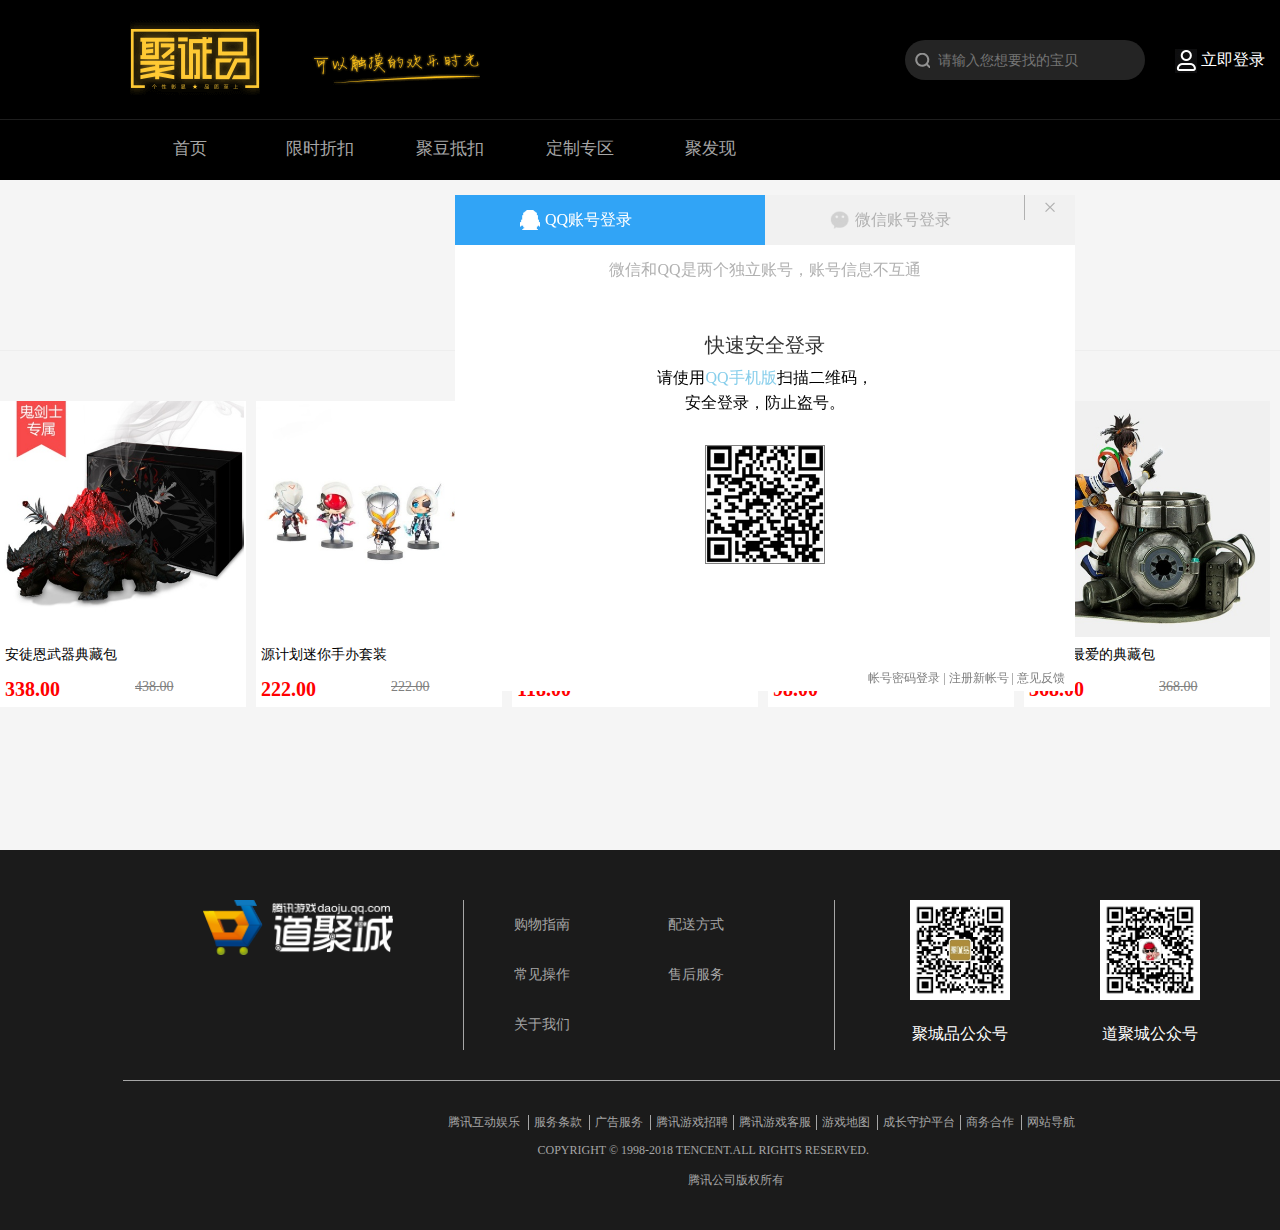
<file: shop.html>
<!doctype html>
<html lang="en">
<head>
<meta charset="UTF-8">
<title></title>
<link rel="stylesheet" type="text/css" href="css/public.css">
<link rel="stylesheet" type="text/css" href="css/shop.css">
</head>
<body>
	<!-- header -->
	<header>
		<div class="cent">
			<div class="logo">
				<div class="logo_left"></div>
				<div class="logo_right"></div>
		    </div>
			<div class="soso">
				<div class="sot">
				    <a href="#" class="so"></a>
				    <input type="text" class="sou" placeholder="请输入您想要找的宝贝"/>	
				</div>	
				<div class="dl">
					<img src="img/yh.jpg"/>
					<a href="#" id="deng"><span>立即登录</span></a>
					<div class="cent" id="long">
						<div class="cent_hed">
							<a href="javascript:;" class="cen_left" id="deng1">
								<img src="img/qq1.png" id="qq1" />
								<img src="img/qq2.png" id="qq2"/>
								<span>QQ账号登录</span>
							</a>
							<a href="javascript:;" class="cen_right" id="deng2">
								<img src="img/wx.png"/>
								<span>微信账号登录</span>
								<span id="close">×</span>
							</a>
						</div>
						<p class="ww">微信和QQ是两个独立账号，账号信息不互通</p>
						<!-- QQ账号登录界面 -->
						<div id="tt">
							<div class="cent_con">
							<span class="aq">快速安全登录</span>
							<div class="use">请使用<a href="javascript:;" class="sj">QQ手机版</a>扫描二维码，<br/>安全登录，防止盗号。</div>
							<a href="javascript:;" class="ims"><img src="img/qqm.jpg"/></a>
							</div>
							<div class="cent_bo">
								<a href="#" id="zhang">帐号密码登录</a>
								<span>|</span>
								<a href="reg.html" id="zhang_new">注册新帐号</a>
								<span>|</span>
								<a href="#" id="watch">意见反馈</a>
							</div>
						</div>
						<!-- 微信账号登录界面	 -->
						<div id="hh">
							<div class="cen_con1">
								<span class="wa">微信登录</span>
								<a href="javascript:;" class="imgs"><img src="img/wxm.jpg"/></a>
					    	</div>
					    	<div class=" cent_bo cent_bo1">
								<p>请使用微信扫二维码登录</p>
								<p>“聚诚品”</p>
					    	</div>
						</div>
						<!-- 帐号密码登录界面 -->
						<div class="delo" id="delo">
							<span class="lou">帐号密码登录</span>
							<div class="user">推荐使用<a href="javascript:;" class="sj">快速安全登录</a>，防止盗号。</div>
							<div class="lo_con">
								<input type="text" placeholder="支持QQ号/邮箱/手机号登录" id="useNum" />
								<input type="password" placeholder="密码" id="pass" />
								<span id="spanId">登录失败，账号或密码不正确</span>
								<input type="button" value="登录" id="sum" />
							</div>
							<div class="cent_bo">
								<a href="#" id="zhang">忘了密码？</a>
								<span>|</span>
								<a href="reg.html" id="zhang_new">注册新帐号</a>
								<span>|</span>
								<a href="#" id="watch">意见反馈</a>
							</div>
						</div>
					</div>
				</div>
				<div class="gw">
					<a href="#" class="gwc">
						<img src="img/gw.jpg"/>
						<span>购物车</span>
						<span class="num">0</span>
				    </a>
				</div>
		    </div>
		</div>
		<div class="boot" id="stoy">
			<div class="boot_left">
				<a href="index.html">首页</a>
				<a href="xs.html">限时折扣</a>
				<a href="#">聚豆抵扣</a>
				<a href="#">定制专区</a>
				<a href="#">聚发现</a>
			</div>
			<div class="boot_right" id="bok">
				<a href="#" >全部商品分类</a>
				<span id="foo"></span>
			</div>
			<div class="cd" id="dao">
					<ul>
						<li><img src="img/cd10.png"/></li>
						<li>服饰鞋帽</li>
						<li class="line"></li>
						<li>卫衣/外套</li>
						<li>T恤</li>
						<li>袜子</li>
						<li>裤子</li>
						<li>鞋子</li>
						<li>帽子</li>
						<li>服饰配件</li>
					</ul>
					<ul>
						<li><img src="img/cd9.png"></li>
						<li>玩具毛绒</li>
						<li class="line"></li>
						<li>公仔</li>
						<li>抱枕</li>
						<li>手办</li>
						<li>雕塑</li>
					</ul>
					<ul>
						<li><img src="img/cd8.png"></li>
						<li>数码配件</li>
						<li class="line"></li>
						<li>手机壳</li>
						<li>充电宝</li>
						<li>鼠标垫/鼠标</li>
						<li>U盘</li>
						<li>数据线</li>
						<li>打火机</li>
						<li>无线充电器</li>
					</ul>
					<ul>
						<li><img src="img/cd7.png"></li>
						<li>生活用品</li>
						<li class="line"></li>
						<li>杯子</li>
						<li>钥匙扣</li>
						<li>伞</li>
						<li>眼罩/耳罩</li>
						<li>美妆个护</li>
						<li>其它</li>
					</ul>
					<ul>
						<li><img src="img/cd6.png"></li>
						<li>箱包收纳</li>
						<li class="line"></li>
						<li>双肩包</li>
						<li>单肩包</li>
						<li>收纳包</li>
					</ul>
					<ul>
						<li><img src="img/cd5.png"></li>
						<li>首饰配饰</li>
						<li class="line"></li>
						<li>手链</li>
						<li>项链</li>
						<li>挂件</li>
						<li>戒指</li>
						<li>其它</li>
					</ul>
					<ul>
						<li><img src="img/cd4.png"></li>
						<li>文具图书</li>
						<li class="line"></li>
						<li>笔记本</li>
						<li>胶带/贴纸</li>
						<li>文件夹</li>
					</ul>
					<ul>
						<li><img src="img/cd3.png"></li>
						<li>休闲零食</li>
						<li class="line"></li>
						<li>糖/巧克力</li>
					</ul>
					<ul>
						<li><img src="img/cd2.png"></li>
						<li>海报艺术</li>
						<li class="line"></li>
						<li>画册</li>
						<li>海报</li>
					</ul>
					<ul>
						<li><img src="img/cd1.png"></li>
						<li>其它</li>
						<li class="line"></li>
						<li>纪念币</li>
						<li>礼盒</li>
					</ul>
			</div>
		</div>
	</header>
    <!-- section -->
    <section>
    	<div class="set_con">
    		<p class="tj">为你推荐</p>
    		<div class="con_cot">
    			<div class="tu">
    				<a href="#"><img src="img/g1.jpg"></a>
    			</div>
    			<div class="tu_bo">
					<p>安徒恩武器典藏包</p>
					<span class="tu_left">338.00</span>
					<span class="tu_right">438.00</span>
    			</div>
    		</div>
    		<div class="con_cot">
    			<div class="tu">
    				<a href="#"><img src="img/g2.jpg"></a>
    			</div>
    			<div class="tu_bo">
					<p>源计划迷你手办套装</p>
					<span class="tu_left">222.00</span>
					<span class="tu_right">222.00</span>
    			</div>
    		</div>
            <div class="con_cot">
    			<div class="tu">
    				<a href="#"><img src="img/g3.jpg"></a>
    			</div>
    			<div class="tu_bo">
    				<p>萌新伙伴赵云妲己挂件</p>
    				<span class="tu_left">118.00</span>
    				<span class="tu_right">118.00</span>
    			</div>
    		</div>
    		<div class="con_cot">
    			<div class="tu">
    				<a href="#"><img src="img/g4.jpg"></a>
    			</div>
    			<div class="tu_bo">
    			    <p>齐天大圣孙悟空手办</p>
    				<span class="tu_left">98.00</span>
    				<span class="tu_right">98.00</span>
    			</div>
    		</div>
    		<div class="con_cot">
    			<div class="tu">
    				<a href="#"><img src="img/g5.jpg"></a>
    			</div>
    			<div class="tu_bo">
    				<p>凯丽的最爱的典藏包</p>
    				<span class="tu_left">368.00</span>
    				<span class="tu_right">368.00</span>
    			</div>
    		</div>
    	</div>
    </section>
	<!-- footer -->
	<footer>
		<div class="fot">
			<div class="fo_head">
				<div class="log">
					<a href="javascript:;"><img src="img/logo.png" alt="道聚城"></a>
				</div>
				<div class="about">
					<a href="javascript:;">购物指南</a>
					<a href="javascript:;">配送方式</a>
					<a href="javascript:;">常见操作</a>
					<a href="javascript:;">售后服务</a>
					<a href="javascript:;">关于我们</a>
				</div>
				<div class="ma">
					<div class="one">
						<img src="img/m3.jpg"/>
						<span>聚城品公众号</span>
					</div>
					<div  class="one">
						<img src="img/m2.jpg"/>
						<span>道聚城公众号</span>
					</div>
					<div class="one three">
						<img src="img/m1.png"/><span>掌上道聚城</span>
					</div>
				</div>
		  	</div> 
		</div>
		<div class="fo_bot">
			<p class="yl">
				<a href="javascript:;">腾讯互动娱乐</a>
				<a href="javascript:;">服务条款</a>
				<a href="javascript:;">广告服务</a>
				<a href="javascript:;">腾讯游戏招聘</a>
				<a href="javascript:;">腾讯游戏客服</a>
				<a href="javascript:;">游戏地图</a>
				<a href="javascript:;">成长守护平台</a>
				<a href="javascript:;">商务合作</a>
				<a href="javascript:;">网站导航</a>
			</p>
			<p class="coo">COPYRIGHT © 1998-2018 TENCENT.ALL RIGHTS RESERVED.</p>
			<p class="tx"><a href="javascript:;">腾讯公司版权所有</a></p>
		</div>
	</footer>
</body>
</html>
<script type="text/javascript" src="js/index.js"></script>
<script type="text/javascript" src="js/cssTools.js"></script>
<script type="text/javascript" src="js/move1808.js"></script>
<script type="text/javascript" src="js/slider.js"></script>
<script type="text/javascript" src="js/regTools.js"></script>
<script type="text/javascript" src="js/cookieTools.js"></script>
<script type="text/javascript">
	window.onload=function(){
		$("#long").style.display="block";
		$("#bok").onmouseenter=function(){
		   $("#foo").style.backgroundPosition='-62px 5px';
           $("#dao").style.display="block";
           $("#stoy").onmouseleave=function(){
        	 $("#foo").style.backgroundPosition='-94px 5px';
        	 $("#dao").style.display="none";
          }
		}
			$("#deng").onclick=function(){
			$("#long").style.display="block";
			$("#deng1").style.backgroundColor="#31a4f6";
			$("#deng1").style.color="white";
			$("#qq1").style.display="block";
			$("#qq2").style.display="none";
			$("#tt").style.display="block";
			$("#hh").style.display="none";
			$("#deng2").style.backgroundColor="#f1f1f1";
			$("#deng2").style.color="#b1b1b1";
		}
		$("#deng1").onclick=function(){
				$("#deng1").style.backgroundColor="#31a4f6";
				$("#deng1").style.color="white";
				$("#deng2").style.backgroundColor="#f1f1f1";
				$("#deng2").style.color="#b1b1b1";
				$("#qq1").style.display="block";
				$("#qq2").style.display="none";
				$("#tt").style.display="block";
				$("#hh").style.display="none";
			}
			$("#zhang").onclick=function(){
       		    $("#delo").style.display="block";
       		    $("#tt").style.display="none";
       		    $("#hh").style.display="none";
			}
		$("#deng2").onclick=function(){
			$("#deng2").style.backgroundColor="green";
			$("#deng2").style.color="white";
	        $("#deng1").style.backgroundColor="#f1f1f1";
			$("#deng1").style.color="#b1b1b1";
			$("#qq2").style.display="block";
			$("#qq1").style.display="none";
            $("#hh").style.display="block";
			$("#tt").style.display="none";
		}
       $("#close").onclick=function(){
       	$("#long").style.display="none";
       }
	}
</script>
</file>
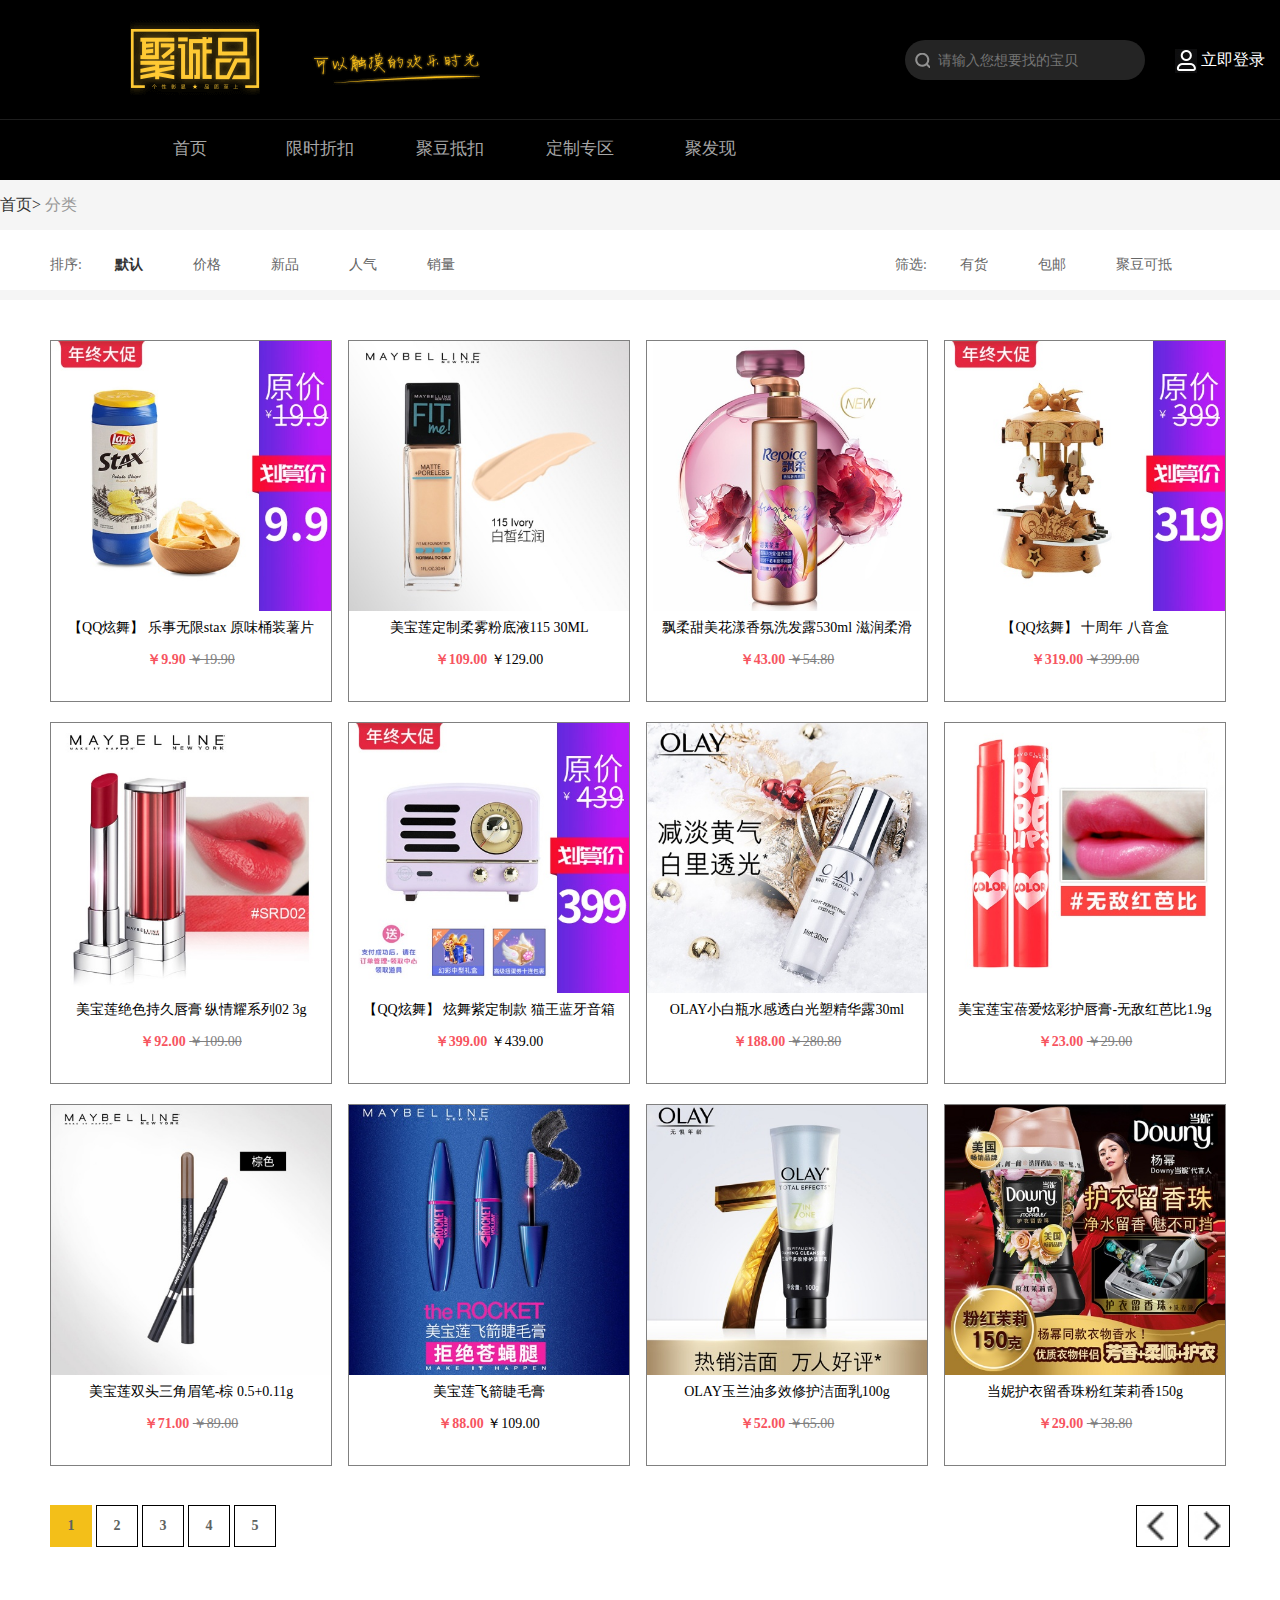
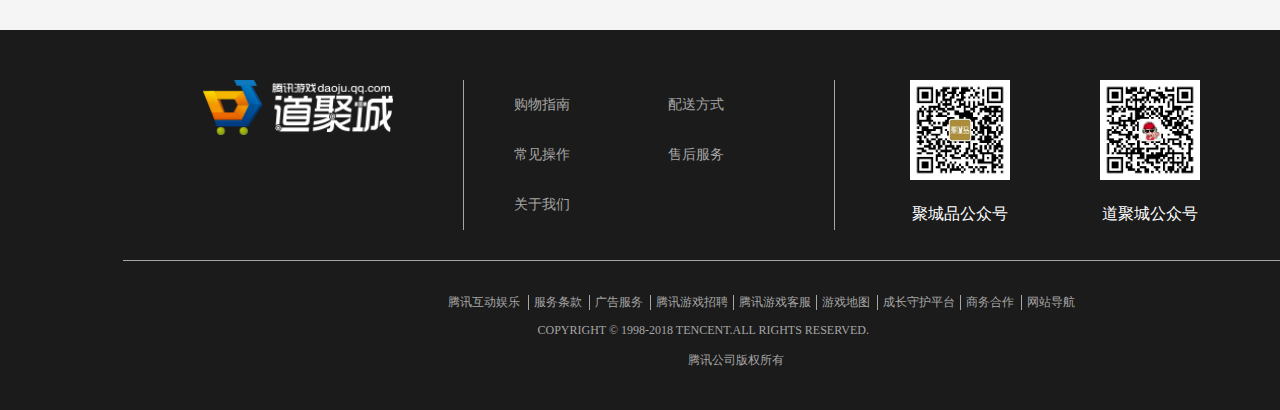
<file: xs.html>
<!doctype html>
<html lang="en">
<head>
<meta charset="UTF-8">
<title>聚诚品-腾讯官方周边</title>
<link rel="stylesheet" type="text/css" href="css/public.css">
<link rel="stylesheet" type="text/css" href="css/xs.css">
</head>
<body>
	<!-- header -->
	<header>
		<div class="cent">
			<div class="logo">
				<div class="logo_left"></div>
				<div class="logo_right"></div>
		    </div>
			<div class="soso">
				<div class="sot">
				    <a href="#" class="so"></a>
				    <input type="text" class="sou" placeholder="请输入您想要找的宝贝"/>	
				</div>	
				<div class="dl">
					<img src="img/yh.jpg"/>
					<a href="#" id="deng"><span>立即登录</span></a>
					<div class="cent" id="long">
						<div class="cent_hed">
							<a href="javascript:;" class="cen_left" id="deng1">
								<img src="img/qq1.png" id="qq1" />
								<img src="img/qq2.png" id="qq2"/>
								<span>QQ账号登录</span>
							</a>
							<a href="javascript:;" class="cen_right" id="deng2">
								<img src="img/wx.png"/>
								<span>微信账号登录</span>
								<span id="close">×</span>
							</a>
						</div>
						<p class="ww">微信和QQ是两个独立账号，账号信息不互通</p>
						<!-- QQ账号登录界面 -->
						<div id="tt">
							<div class="cent_con">
							<span class="aq">快速安全登录</span>
							<div class="use">请使用<a href="javascript:;" class="sj">QQ手机版</a>扫描二维码，<br/>安全登录，防止盗号。</div>
							<a href="javascript:;" class="ims"><img src="img/qqm.jpg"/></a>
							</div>
							<div class="cent_bo">
								<a href="javascript:;" id="zhang">帐号密码登录</a>
								<span>|</span>
								<a href="javascript:;" id="zhang_new">注册新帐号</a>
								<span>|</span>
								<a href="javascript:;" id="watch">意见反馈</a>
							</div>
						</div>
						<!-- 微信账号登录界面	 -->
						<div id="hh">
							<div class="cen_con1">
								<span class="wa">微信登录</span>
								<a href="javascript:;" class="imgs"><img src="img/wxm.jpg"/></a>
					    	</div>
					    	<div class=" cent_bo cent_bo1">
								<p>请使用微信扫二维码登录</p>
								<p>“聚诚品”</p>
					    	</div>
						</div>
						<!-- 帐号密码登录界面 -->
						<div class="delo" id="delo">
							<span class="lou">帐号密码登录</span>
							<div class="user">推荐使用<a href="javascript:;" class="sj">快速安全登录</a>，防止盗号。</div>
							<div class="lo_con">
								<input type="text" placeholder="支持QQ号/邮箱/手机号登录" id="useNum" />
								<input type="password" placeholder="密码" id="pass" />
								<span id="spanId">登录失败，账号或密码不正确</span>
								<input type="button" value="登录" id="sum" />
							</div>
							<div class="cent_bo">
								<a href="javascript:;" id="zhang">忘了密码？</a>
								<span>|</span>
								<a href="javascript:;" id="zhang_new">注册新帐号</a>
								<span>|</span>
								<a href="javascript:;" id="watch">意见反馈</a>
							</div>
						</div>
					</div>
				</div>
				<div class="gw">
					<a href="shop.html" class="gwc">
						<img src="img/gw.jpg"/>
						<span>购物车</span>
						<span class="num">0</span>
				    </a>
				</div>
		    </div>
		</div>
		<div class="boot" id="stoy">
			<div class="boot_left">
				<a href="index.html">首页</a>
				<a href="xs.html">限时折扣</a>
				<a href="#">聚豆抵扣</a>
				<a href="#">定制专区</a>
				<a href="#">聚发现</a>
			</div>
			<div class="boot_right" id="bok">
				<a href="#" >全部商品分类</a>
				<span id="foo"></span>
			</div>
			<div class="cd" id="dao">
					<ul>
						<li><img src="img/cd10.png"/></li>
						<li>服饰鞋帽</li>
						<li class="line"></li>
						<li>卫衣/外套</li>
						<li>T恤</li>
						<li>袜子</li>
						<li>裤子</li>
						<li>鞋子</li>
						<li>帽子</li>
						<li>服饰配件</li>
					</ul>
					<ul>
						<li><img src="img/cd9.png"></li>
						<li>玩具毛绒</li>
						<li class="line"></li>
						<li>公仔</li>
						<li>抱枕</li>
						<li>手办</li>
						<li>雕塑</li>
					</ul>
					<ul>
						<li><img src="img/cd8.png"></li>
						<li>数码配件</li>
						<li class="line"></li>
						<li>手机壳</li>
						<li>充电宝</li>
						<li>鼠标垫/鼠标</li>
						<li>U盘</li>
						<li>数据线</li>
						<li>打火机</li>
						<li>无线充电器</li>
					</ul>
					<ul>
						<li><img src="img/cd7.png"></li>
						<li>生活用品</li>
						<li class="line"></li>
						<li>杯子</li>
						<li>钥匙扣</li>
						<li>伞</li>
						<li>眼罩/耳罩</li>
						<li>美妆个护</li>
						<li>其它</li>
					</ul>
					<ul>
						<li><img src="img/cd6.png"></li>
						<li>箱包收纳</li>
						<li class="line"></li>
						<li>双肩包</li>
						<li>单肩包</li>
						<li>收纳包</li>
					</ul>
					<ul>
						<li><img src="img/cd5.png"></li>
						<li>首饰配饰</li>
						<li class="line"></li>
						<li>手链</li>
						<li>项链</li>
						<li>挂件</li>
						<li>戒指</li>
						<li>其它</li>
					</ul>
					<ul>
						<li><img src="img/cd4.png"></li>
						<li>文具图书</li>
						<li class="line"></li>
						<li>笔记本</li>
						<li>胶带/贴纸</li>
						<li>文件夹</li>
					</ul>
					<ul>
						<li><img src="img/cd3.png"></li>
						<li>休闲零食</li>
						<li class="line"></li>
						<li>糖/巧克力</li>
					</ul>
					<ul>
						<li><img src="img/cd2.png"></li>
						<li>海报艺术</li>
						<li class="line"></li>
						<li>画册</li>
						<li>海报</li>
					</ul>
					<ul>
						<li><img src="img/cd1.png"></li>
						<li>其它</li>
						<li class="line"></li>
						<li>纪念币</li>
						<li>礼盒</li>
					</ul>
			</div>
		</div>
	</header>
    <!-- section -->
    <section>
    	<div class="sec_head">
    		<span>首页></span>
    		<span>分类</span>
    	</div>
    	<div class="sec_con">
    		<div class="con con_left">
    			<dl>
    				<dt>排序:</dt>
    				<dd class="mr">默认</dd>
    				<dd><span>价格</span></dd>
    				<dd><span>新品</span></dd>
    				<dd><span>人气</span></dd>
    				<dd><span>销量</span></dd>
    			</dl>
    		</div>
    		<div class="con con_right">
    			<dl>
    				<dt>筛选:</dt>
    				<dd><span>有货</span></dd>
    				<dd><span>包邮</span></dd>
    				<dd><span>聚豆可抵</span></dd>
    			</dl>
    		</div>
    	</div>
    	<div class="sec_main">
    		<div class="sec_hed">
    			<a href="javascript:;">
                    <img src="img/n12.jpg"/>
                    <p>【QQ炫舞】 乐事无限stax 原味桶装薯片</p>
                    <span class="zhe">￥9.90</span>
                    <span class="yuan">￥19.90</span>
                </a>
                <a href="javascript:;">
                    <img src="img/n7.jpg"/>
                    <p>美宝莲定制柔雾粉底液115 30ML</p>
                    <span class="zhe">￥109.00</span>
                    <span>￥129.00</span>
                </a>
                <a href="javascript:;">
                    <img src="img/n3.jpg"/>
                    <p>飘柔甜美花漾香氛洗发露530ml 滋润柔滑</p>
                    <span class="zhe">￥43.00</span>
                    <span class="yuan">￥54.80</span>
                </a>
                <a href="javascript:;">
                    <img src="img/n10.jpg"/>
                    <p>【QQ炫舞】 十周年 八音盒</p>
                    <span class="zhe">￥319.00</span>
                    <span class="yuan">￥399.00</span>
                </a>
                <a href="javascript:;">
                    <img src="img/n5.jpg"/>
                    <p>美宝莲绝色持久唇膏 纵情耀系列02 3g</p>
                    <span class="zhe">￥92.00</span>
                    <span class="yuan">￥109.00</span>
                </a>
                <a href="javascript:;">
                    <img src="img/n11.jpg"/>
                    <p>【QQ炫舞】 炫舞紫定制款 猫王蓝牙音箱</p>
                    <span class="zhe">￥399.00</span>
                    <span>￥439.00</span>
                </a>
                <a href="javascript:;">
                    <img src="img/n1.jpg"/>
                    <p>OLAY小白瓶水感透白光塑精华露30ml</p>
                    <span class="zhe">￥188.00</span>
                    <span class="yuan">￥280.80</span>
                </a>
                <a href="javascript:;">
                    <img src="img/n6.jpg"/>
                    <p>美宝莲宝蓓爱炫彩护唇膏-无敌红芭比1.9g</p>
                    <span class="zhe">￥23.00</span>
                    <span class="yuan">￥29.00</span>
                </a>
                <a href="javascript:;">
                    <img src="img/n8.jpg"/>
                    <p>美宝莲双头三角眉笔-棕 0.5+0.11g</p>
                    <span class="zhe">￥71.00</span>
                    <span class="yuan">￥89.00</span>
                </a>
                <a href="javascript:;">
                    <img src="img/n9.jpg"/>
                    <p>美宝莲飞箭睫毛膏</p>
                    <span class="zhe">￥88.00</span>
                    <span>￥109.00</span>
                </a>
                <a href="javascript:;">
                    <img src="img/n4.jpg"/>
                    <p>OLAY玉兰油多效修护洁面乳100g</p>
                    <span class="zhe">￥52.00</span>
                    <span class="yuan">￥65.00</span>
                </a>
                <a href="javascript:;">
                    <img src="img/n2.jpg"/>
                    <p>当妮护衣留香珠粉红茉莉香150g</p>
                    <span class="zhe">￥29.00</span>
                    <span class="yuan">￥38.80</span>
                </a>
    		</div>   
            <div class="sec_bo">
            	<a href="javascript:;" class="dy"><img src="img/dy.jpg"></a>
        		<a href="javascript:;">1</a>
        		<a href="javascript:;">2</a>
        		<a href="javascript:;">3</a>
        		<a href="javascript:;">4</a>
        		<a href="javascript:;">5</a>
        		<a href="javascript:;" class="xy"><img src="img/xy.jpg"></a>
        	</div>
    	</div>
    </section>
	<!-- footer -->
	<footer>
		<div class="fot">
			<div class="fo_head">
				<div class="log">
					<a href="javascript:;"><img src="img/logo.png" alt="道聚城"></a>
				</div>
				<div class="about">
					<a href="javascript:;">购物指南</a>
					<a href="javascript:;">配送方式</a>
					<a href="javascript:;">常见操作</a>
					<a href="javascript:;">售后服务</a>
					<a href="javascript:;">关于我们</a>
				</div>
				<div class="ma">
					<div class="one">
						<img src="img/m3.jpg"/>
						<span>聚城品公众号</span>
					</div>
					<div  class="one">
						<img src="img/m2.jpg"/>
						<span>道聚城公众号</span>
					</div>
					<div class="one three">
						<img src="img/m1.png"/><span>掌上道聚城</span>
					</div>
				</div>
		  	</div> 
		</div>
		<div class="fo_bot">
			<p class="yl">
				<a href="javascript:;">腾讯互动娱乐</a>
				<a href="javascript:;">服务条款</a>
				<a href="javascript:;">广告服务</a>
				<a href="javascript:;">腾讯游戏招聘</a>
				<a href="javascript:;">腾讯游戏客服</a>
				<a href="javascript:;">游戏地图</a>
				<a href="javascript:;">成长守护平台</a>
				<a href="javascript:;">商务合作</a>
				<a href="javascript:;">网站导航</a>
			</p>
			<p class="coo">COPYRIGHT © 1998-2018 TENCENT.ALL RIGHTS RESERVED.</p>
			<p class="tx"><a href="javascript:;">腾讯公司版权所有</a></p>
		</div>
	</footer>
</body>
</html>
<script type="text/javascript" src="js/index.js"></script>
<script type="text/javascript" src="js/cssTools.js"></script>
<script type="text/javascript" src="js/move1808.js"></script>
<script type="text/javascript" src="js/slider.js"></script>
<script type="text/javascript" src="js/regTools.js"></script>
<script type="text/javascript" src="js/cookieTools.js"></script>
<script type="text/javascript" src="js/ajax.js"></script>
<script type="text/javascript">
	window.onload=function(){
		$("#bok").onmouseenter=function(){
		   $("#foo").style.backgroundPosition='-62px 5px';
           $("#dao").style.display="block";
           $("#stoy").onmouseleave=function(){
        	 $("#foo").style.backgroundPosition='-94px 5px';
        	 $("#dao").style.display="none";
          }
		}
		$("#bok").onmouseenter=function(){
		   $("#foo").style.backgroundPosition='-62px 5px';
           $("#dao").style.display="block";
           $("#stoy").onmouseleave=function(){
        	 $("#foo").style.backgroundPosition='-94px 5px';
        	 $("#dao").style.display="none";
          }
		}
       $("#deng").onclick=function(){
			$("#long").style.display="block";
		}
		$("#deng1").onclick=function(){
				$("#deng1").style.backgroundColor="#31a4f6";
				$("#deng1").style.color="white";
				$("#deng2").style.backgroundColor="#f1f1f1";
				$("#deng2").style.color="#b1b1b1";
				$("#qq1").style.display="block";
				$("#qq2").style.display="none";
				$("#tt").style.display="block";
				$("#hh").style.display="none";
			}
		$("#deng2").onclick=function(){
			$("#deng2").style.backgroundColor="green";
			$("#deng2").style.color="white";
	        $("#deng1").style.backgroundColor="#f1f1f1";
			$("#deng1").style.color="#b1b1b1";
			$("#qq2").style.display="block";
			$("#qq1").style.display="none";
            $("#hh").style.display="block";
			$("#tt").style.display="none";
		}
       $("#close").onclick=function(){
       	$("#long").style.display="none";
       }
       $("#zhang").onclick=function(){
       		$("#delo").style.display="block";
       		$("#tt").style.display="none";
       		$("#hh").style.display="none";
       		$("#deng1").onclick=function(){
       	    	$("#tt").style.display="none";
       	    	$("#deng1").style.backgroundColor="#31a4f6";
				$("#deng1").style.color="white";
				$("#deng2").style.backgroundColor="#f1f1f1";
			    $("#deng2").style.color="#b1b1b1";
			    $("#qq1").style.display="block";
				$("#qq2").style.display="none";
       	   }
       	   $("#deng2").onclick=function(){
       	   	  $("#tt").style.display="none";
       		  $("#hh").style.display="block";
       		  $("#deng2").style.backgroundColor="green";
			  $("#deng2").style.color="white";
			  $("#deng1").style.backgroundColor="#f1f1f1";
			  $("#deng1").style.color="#b1b1b1";
			  $("#qq2").style.display="block";
			  $("#qq1").style.display="none";
       		  $("#delo").style.display="none";
       		  $("#deng1").onclick=function(){
       	    	$("#tt").style.display="block";
       	    	$("#hh").style.display="none";
       	    	$("#deng1").style.backgroundColor="#31a4f6";
				$("#deng1").style.color="white";
				$("#deng2").style.backgroundColor="#f1f1f1";
			    $("#deng2").style.color="#b1b1b1";
			    $("#qq1").style.display="block";
				$("#qq2").style.display="none";
       	     }
       	   }
       }
       $("#useNum").onblur=function(){
       	var str=$("#useNum").value;
       	var type="QQ";
       	var tt=check(type,str);
       	 if(tt){
       	 	$("#spanId").style.display="block";
            $("#spanId").innerHTML="输入账号正确";
            $("#spanId").style.color="green";
       	 }else{
       	 	$("#spanId").style.display="block";
       	 	$("#spanId").innerHTML="输入账号不正确";
            $("#spanId").style.color="red";
       	 }
       }
       $("#sum").onclick=checkuseNum;
        function checkuseNum(){
        	ajax02({
        		"url":"index.php",
        		"method":"post",
                "param":"useNum="+$("#useNum").value,
                "param":"pass="+$("#pass").value,
                "func":showData
        	});
        }
        function showData(str){
        	if(str=="0"){
        		$("spanId").style.display="block";
                $("#spanId").style.color="red";
        	}else{
        		addCookie("useNum",$("#useNum").value,7);
                location.href="index1.html";
        	} 
        }
    }
</script>
</file>
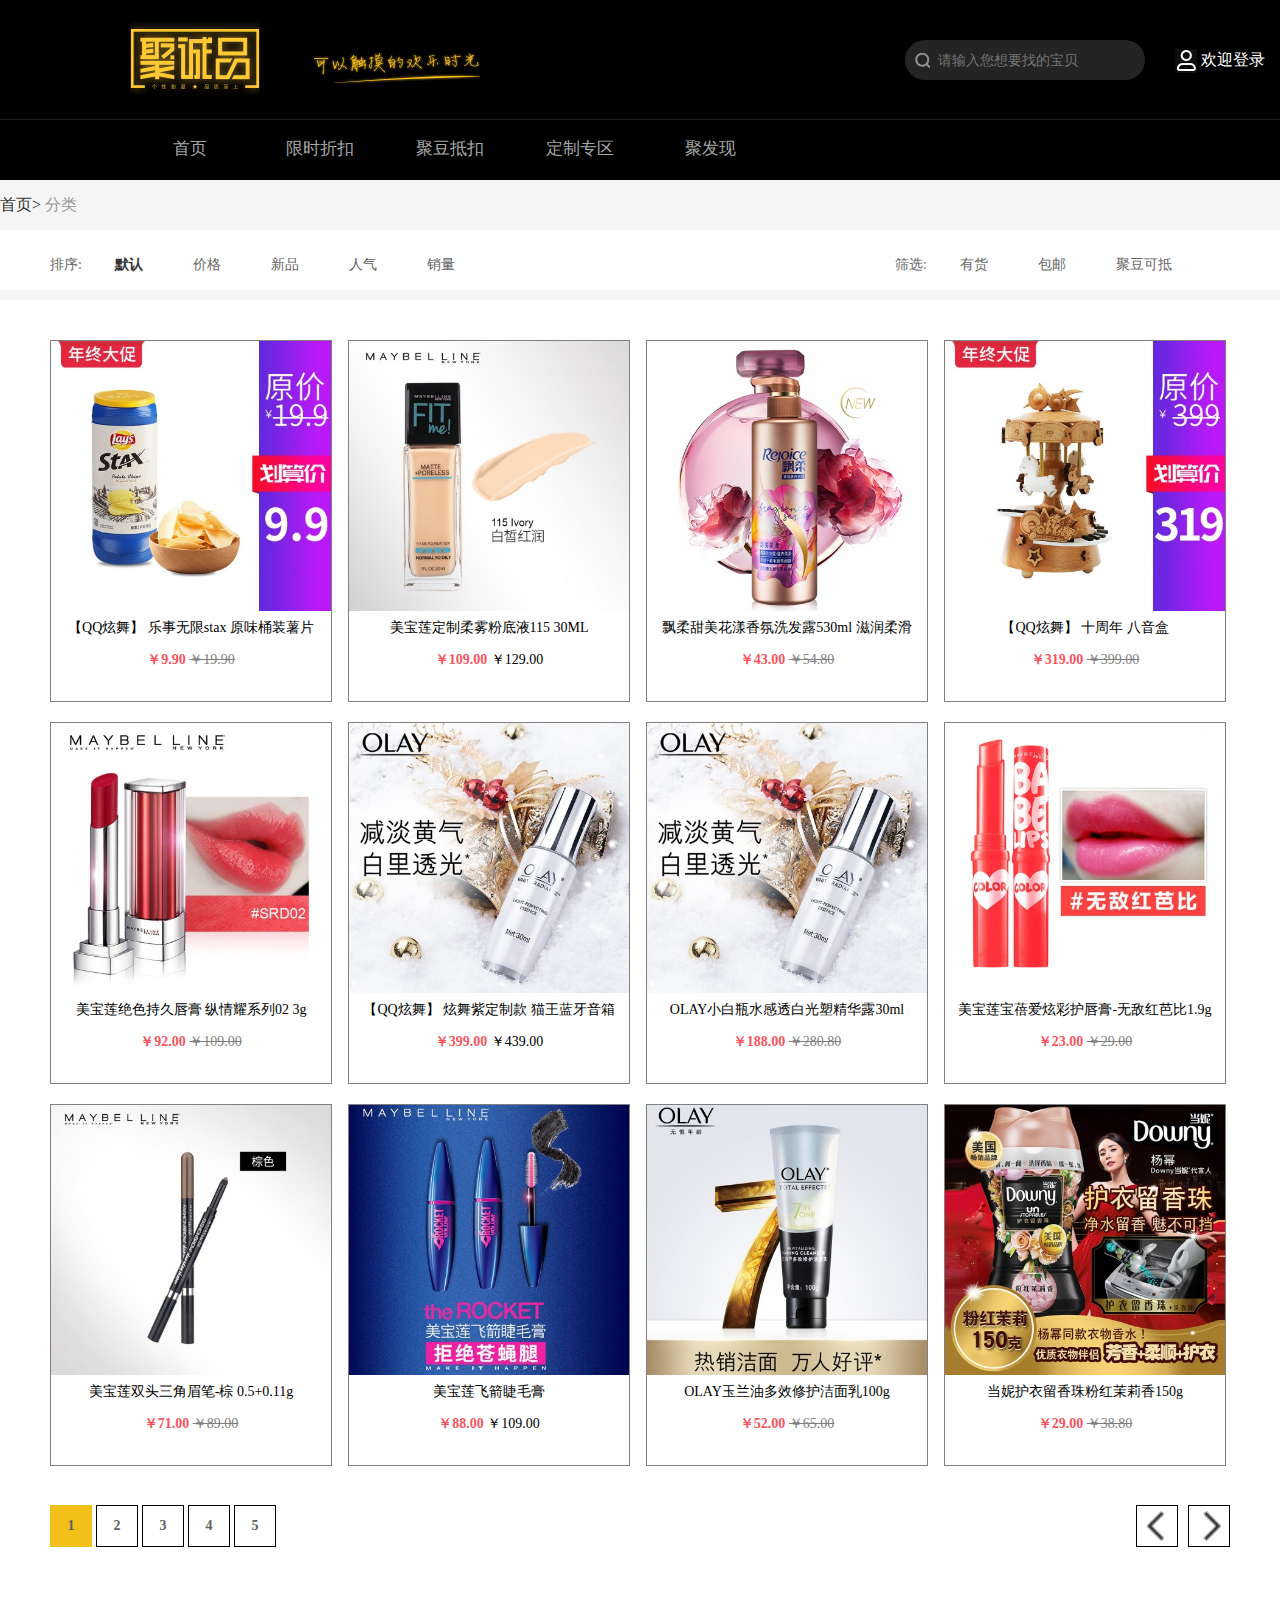
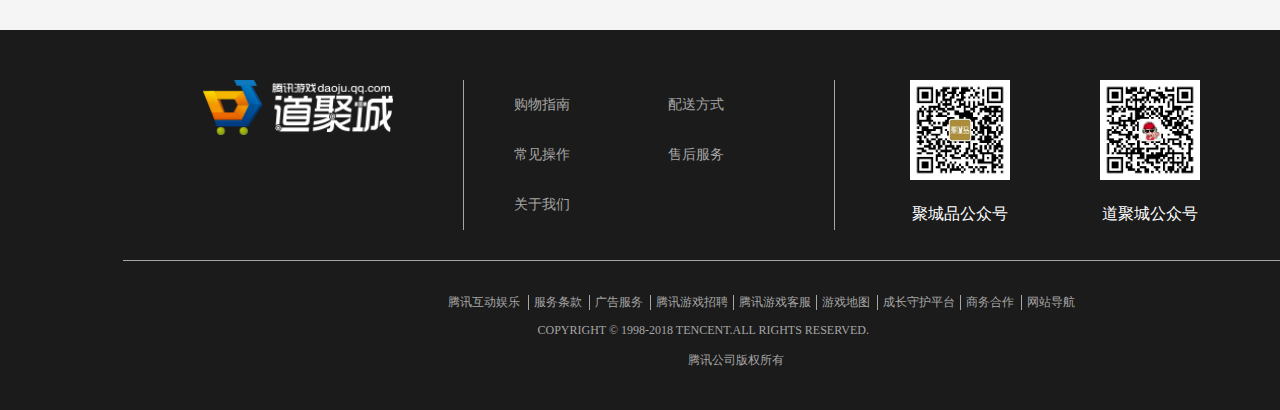
<file: xs1.html>
<!doctype html>
<html lang="en">
<head>
<meta charset="UTF-8">
<title>聚诚品-腾讯官方周边</title>
<link rel="stylesheet" type="text/css" href="css/public.css">
<link rel="stylesheet" type="text/css" href="css/xs.css">
</head>
<body>
	<!-- header -->
	<header>
		<div class="cent">
			<div class="logo">
				<div class="logo_left"></div>
				<div class="logo_right"></div>
		    </div>
			<div class="soso">
				<div class="sot">
				    <a href="#" class="so"></a>
				    <input type="text" class="sou" placeholder="请输入您想要找的宝贝"/>	
				</div>	
				<div class="dl">
					<img src="img/yh.jpg"/>
					<a href="#" id="deng"><span>欢迎登录</span></a>
					<span style="display: none; margin-left: 22px;cursor: pointer;" id="backId">退出登录</span>
				</div>
				<div class="gw">
					<a href="shop.html" class="gwc">
						<img src="img/gw.jpg"/>
						<span>购物车</span>
						<span class="num">0</span>
				    </a>
				</div>
		    </div>
		</div>
		<div class="boot" id="stoy">
			<div class="boot_left">
				<a href="index.html">首页</a>
				<a href="xs.html">限时折扣</a>
				<a href="#">聚豆抵扣</a>
				<a href="#">定制专区</a>
				<a href="#">聚发现</a>
			</div>
			<div class="boot_right" id="bok">
				<a href="#" >全部商品分类</a>
				<span id="foo"></span>
			</div>
			<div class="cd" id="dao">
					<ul>
						<li><img src="img/cd10.png"/></li>
						<li>服饰鞋帽</li>
						<li class="line"></li>
						<li>卫衣/外套</li>
						<li>T恤</li>
						<li>袜子</li>
						<li>裤子</li>
						<li>鞋子</li>
						<li>帽子</li>
						<li>服饰配件</li>
					</ul>
					<ul>
						<li><img src="img/cd9.png"></li>
						<li>玩具毛绒</li>
						<li class="line"></li>
						<li>公仔</li>
						<li>抱枕</li>
						<li>手办</li>
						<li>雕塑</li>
					</ul>
					<ul>
						<li><img src="img/cd8.png"></li>
						<li>数码配件</li>
						<li class="line"></li>
						<li>手机壳</li>
						<li>充电宝</li>
						<li>鼠标垫/鼠标</li>
						<li>U盘</li>
						<li>数据线</li>
						<li>打火机</li>
						<li>无线充电器</li>
					</ul>
					<ul>
						<li><img src="img/cd7.png"></li>
						<li>生活用品</li>
						<li class="line"></li>
						<li>杯子</li>
						<li>钥匙扣</li>
						<li>伞</li>
						<li>眼罩/耳罩</li>
						<li>美妆个护</li>
						<li>其它</li>
					</ul>
					<ul>
						<li><img src="img/cd6.png"></li>
						<li>箱包收纳</li>
						<li class="line"></li>
						<li>双肩包</li>
						<li>单肩包</li>
						<li>收纳包</li>
					</ul>
					<ul>
						<li><img src="img/cd5.png"></li>
						<li>首饰配饰</li>
						<li class="line"></li>
						<li>手链</li>
						<li>项链</li>
						<li>挂件</li>
						<li>戒指</li>
						<li>其它</li>
					</ul>
					<ul>
						<li><img src="img/cd4.png"></li>
						<li>文具图书</li>
						<li class="line"></li>
						<li>笔记本</li>
						<li>胶带/贴纸</li>
						<li>文件夹</li>
					</ul>
					<ul>
						<li><img src="img/cd3.png"></li>
						<li>休闲零食</li>
						<li class="line"></li>
						<li>糖/巧克力</li>
					</ul>
					<ul>
						<li><img src="img/cd2.png"></li>
						<li>海报艺术</li>
						<li class="line"></li>
						<li>画册</li>
						<li>海报</li>
					</ul>
					<ul>
						<li><img src="img/cd1.png"></li>
						<li>其它</li>
						<li class="line"></li>
						<li>纪念币</li>
						<li>礼盒</li>
					</ul>
			</div>
		</div>
	</header>
    <!-- section -->
    <section>
    	<div class="sec_head">
    		<span>首页></span>
    		<span>分类</span>
    	</div>
    	<div class="sec_con">
    		<div class="con con_left">
    			<dl>
    				<dt>排序:</dt>
    				<dd class="mr">默认</dd>
    				<dd><span>价格</span></dd>
    				<dd><span>新品</span></dd>
    				<dd><span>人气</span></dd>
    				<dd><span>销量</span></dd>
    			</dl>
    		</div>
    		<div class="con con_right">
    			<dl>
    				<dt>筛选:</dt>
    				<dd><span>有货</span></dd>
    				<dd><span>包邮</span></dd>
    				<dd><span>聚豆可抵</span></dd>
    			</dl>
    		</div>
    	</div>
    	<div class="sec_main">
    		<div class="sec_hed">
    			<a href="javascript:;">
                    <img src="img/n12.jpg"/>
                    <p>【QQ炫舞】 乐事无限stax 原味桶装薯片</p>
                    <span class="zhe">￥9.90</span>
                    <span class="yuan">￥19.90</span>
                </a>
                <a href="javascript:;">
                    <img src="img/n7.jpg"/>
                    <p>美宝莲定制柔雾粉底液115 30ML</p>
                    <span class="zhe">￥109.00</span>
                    <span>￥129.00</span>
                </a>
                <a href="javascript:;">
                    <img src="img/n3.jpg"/>
                    <p>飘柔甜美花漾香氛洗发露530ml 滋润柔滑</p>
                    <span class="zhe">￥43.00</span>
                    <span class="yuan">￥54.80</span>
                </a>
                <a href="javascript:;">
                    <img src="img/n10.jpg"/>
                    <p>【QQ炫舞】 十周年 八音盒</p>
                    <span class="zhe">￥319.00</span>
                    <span class="yuan">￥399.00</span>
                </a>
                <a href="javascript:;">
                    <img src="img/n5.jpg"/>
                    <p>美宝莲绝色持久唇膏 纵情耀系列02 3g</p>
                    <span class="zhe">￥92.00</span>
                    <span class="yuan">￥109.00</span>
                </a>
                <a href="javascript:;">
                    <img src="img/n1.jpg"/>
                    <p>【QQ炫舞】 炫舞紫定制款 猫王蓝牙音箱</p>
                    <span class="zhe">￥399.00</span>
                    <span>￥439.00</span>
                </a>
                <a href="javascript:;">
                    <img src="img/n1.jpg"/>
                    <p>OLAY小白瓶水感透白光塑精华露30ml</p>
                    <span class="zhe">￥188.00</span>
                    <span class="yuan">￥280.80</span>
                </a>
                <a href="javascript:;">
                    <img src="img/n6.jpg"/>
                    <p>美宝莲宝蓓爱炫彩护唇膏-无敌红芭比1.9g</p>
                    <span class="zhe">￥23.00</span>
                    <span class="yuan">￥29.00</span>
                </a>
                <a href="javascript:;">
                    <img src="img/n8.jpg"/>
                    <p>美宝莲双头三角眉笔-棕 0.5+0.11g</p>
                    <span class="zhe">￥71.00</span>
                    <span class="yuan">￥89.00</span>
                </a>
                <a href="javascript:;">
                    <img src="img/n9.jpg"/>
                    <p>美宝莲飞箭睫毛膏</p>
                    <span class="zhe">￥88.00</span>
                    <span>￥109.00</span>
                </a>
                <a href="javascript:;">
                    <img src="img/n4.jpg"/>
                    <p>OLAY玉兰油多效修护洁面乳100g</p>
                    <span class="zhe">￥52.00</span>
                    <span class="yuan">￥65.00</span>
                </a>
                <a href="javascript:;">
                    <img src="img/n2.jpg"/>
                    <p>当妮护衣留香珠粉红茉莉香150g</p>
                    <span class="zhe">￥29.00</span>
                    <span class="yuan">￥38.80</span>
                </a>
    		</div>   
            <div class="sec_bo">
            	<a href="javascript:;" class="dy"><img src="img/dy.jpg"></a>
        		<a href="javascript:;">1</a>
        		<a href="javascript:;">2</a>
        		<a href="javascript:;">3</a>
        		<a href="javascript:;">4</a>
        		<a href="javascript:;">5</a>
        		<a href="javascript:;" class="xy"><img src="img/xy.jpg"></a>
        	</div>
    	</div>
    </section>
	<!-- footer -->
	<footer>
		<div class="fot">
			<div class="fo_head">
				<div class="log">
					<a href="javascript:;"><img src="img/logo.png" alt="道聚城"></a>
				</div>
				<div class="about">
					<a href="javascript:;">购物指南</a>
					<a href="javascript:;">配送方式</a>
					<a href="javascript:;">常见操作</a>
					<a href="javascript:;">售后服务</a>
					<a href="javascript:;">关于我们</a>
				</div>
				<div class="ma">
					<div class="one">
						<img src="img/m3.jpg"/>
						<span>聚城品公众号</span>
					</div>
					<div  class="one">
						<img src="img/m2.jpg"/>
						<span>道聚城公众号</span>
					</div>
					<div class="one three">
						<img src="img/m1.png"/><span>掌上道聚城</span>
					</div>
				</div>
		  	</div> 
		</div>
		<div class="fo_bot">
			<p class="yl">
				<a href="javascript:;">腾讯互动娱乐</a>
				<a href="javascript:;">服务条款</a>
				<a href="javascript:;">广告服务</a>
				<a href="javascript:;">腾讯游戏招聘</a>
				<a href="javascript:;">腾讯游戏客服</a>
				<a href="javascript:;">游戏地图</a>
				<a href="javascript:;">成长守护平台</a>
				<a href="javascript:;">商务合作</a>
				<a href="javascript:;">网站导航</a>
			</p>
			<p class="coo">COPYRIGHT © 1998-2018 TENCENT.ALL RIGHTS RESERVED.</p>
			<p class="tx"><a href="javascript:;">腾讯公司版权所有</a></p>
		</div>
	</footer>
</body>
</html>
<script type="text/javascript" src="js/index.js"></script>
<script type="text/javascript" src="js/cssTools.js"></script>
<script type="text/javascript" src="js/move1808.js"></script>
<script type="text/javascript" src="js/slider.js"></script>
<script type="text/javascript" src="js/regTools.js"></script>
<script type="text/javascript" src="js/cookieTools.js"></script>
<script type="text/javascript">
	window.onload=function(){
		$("#bok").onmouseenter=function(){
		   $("#foo").style.backgroundPosition='-62px 5px';
           $("#dao").style.display="block";
           $("#stoy").onmouseleave=function(){
        	 $("#foo").style.backgroundPosition='-94px 5px';
        	 $("#dao").style.display="none";
          }
		}
		$("#bok").onmouseenter=function(){
		   $("#foo").style.backgroundPosition='-62px 5px';
           $("#dao").style.display="block";
           $("#stoy").onmouseleave=function(){
        	 $("#foo").style.backgroundPosition='-94px 5px';
        	 $("#dao").style.display="none";
          }
		}
	}
</script>
</file>
<file: css/public.css>
body,p,ul,ol,dl,dd,h1,h2,h3,h4,h5,h6,td,input,select,option,textarea{
	margin:0;
	padding:0;
}
a{
	text-decoration: none;
}
ul,li{
	list-style: none;
}
img{
	border:none;
	margin:0;
	padding:0;
}
body{
	background: #f5f5f5;
}
/*header*/
header{
	width: 100%;
	height: 160px;
	background:black;
	padding-top: 20px;
}
.cent{
	width: 1525px;
	height: 80px;
}
.logo{
	width: 350px;
	height: 80px;
	margin-left: 130px;
	float: left;
}
.logo_left{
	width: 130px;
	height: 75px;	
	float: left;
	background: url(../img/b8.png) top left;
	background-position: -189px -3px;
	position: relative;
	overflow: hidden;
	cursor: pointer;
}
.logo_right{
	width: 170px;
	height: 35px;
	float: right;
	background: url(../img/b8.png) top left;
	background-position: 0 -25px;
	position: relative;
	overflow: hidden;
	margin-top: 30px;
}
.soso{
   width: 530px;
   height: 80px;
   float: right;
   border: none;
   margin-top:20px;
   margin-right: 90px;
}
.sot{
	width: 240px;
	height: 40px;
	position: relative;
	background: #242424;
	border-radius: 20px;
	float: left;
}
.so{
	width: 15px;
	height: 15px;
   background: url(../img/b8.png);
   background-position: -80px -3px;
   position: absolute;
   left: 10px;
   top:13px;
}
.sou{
   width: 205px;
   height: 40px;
   line-height: 40px;
   font-size: 14px;
   background: none;
   color: #9a9a9a; 
   border: none;
   outline: none;
   margin-left: 33px;
}
.dl{
	width: 100px;
	height: 40px;
	line-height: 40px;
	color: white;
	float: left;
	margin-left: 30px;
	display: table-cell;
}
#deng span{
	color:white;
}
.dl img{
	vertical-align: middle;
}
.dl .cent{
	display: none;
	width: 620px;
	height: 496px;
	position: fixed;
	margin:115px -720px 0;
	background: white;
	z-index: 2;
}
.cent .cent_hed{
	width: 620px;
	height: 50px;
}
.cen_left{
	display: inline-block;
	width: 220px;
	height: 50px;
	line-height: 50px;
	float: left;
	background:#31a4f6;
	color:white;
	padding-left: 90px;
	position: relative;
}
.cen_left #qq1{
	display: block;
	width: 20px;
	height: 20px;
    position: absolute;
    top:15px;
    left: 65px;
}
.cen_left #qq2{
	display: block;
	width: 20px;
	height: 20px;
	position: absolute;
	top:15px;
    left: 65px;
    display: none;
}
.cen_right{
	display: inline-block;
	width: 220px;
	height: 50px;
	line-height: 50px;
	float: right;
	background: #f1f1f1;
	color:#b1b1b1;
	padding-left: 90px;
	position: relative;
}
.cen_right img{
	display: block;
	width: 20px;
	height: 20px;
	position: absolute;
	top:15px;
    left: 65px;
}
#close{
   width: 50px;
   height: 25px;
   line-height: 25px;
   text-align: center;
   float: right;
   border-left: 1px solid #b1b1b1;
   font-size: 24px;
}
.cent .ww{
	width: 620px;
	height: 50px;
	line-height: 50px; 
	color:#b1b1b1;
	text-align: center;
}
/*QQ账号登录界面*/
.cent_con{
	width: 620px;
	height: 248px;
	margin:30px auto;
	padding-bottom: 60px;
}
.cent_con .aq{
	display: block;
	width: 620px;
	height: 40px;
	text-align: center;
	color:#333333;
	font-size: 20px;
}
.cent_con .use{
	line-height: 25px;
     text-align: center;
     position: relative;
     color:black;
}
.sj{
	color:skyblue;
}
.sj:hover{
	text-decoration: underline;
}
.cent_con .ims{
	display: inline-block;
	width: 620px;
	height: 118px;
	text-align: center;
	margin-top: 30px;
}
.ims img{
	border: 1px solid gray;
}
.cent_bo{
	height: 30px;
	line-height: 30px;
	text-align: right;
	color:gray;
	font-size: 12px;
	margin-right: 10px;
}
.cent_bo a{
	color:gray;
}
.cent_bo a:hover{
	text-decoration: underline;
}
/*微信账号登录界面*/
#hh{
	width: 620px;
	height: 400px;
	display: none;
}
.cen_con1{
	width: 620px;
	height: 350px;
}
.cen_con1 .wa{
	display: inline-block;
	width: 620px;
	height: 60px;
	line-height: 60px;
	color: black;
	font-size: 18px;
	text-align: center;
}
.cen_con1 .imgs{
	display: inline-block;
	width: 620px;
	height: 290px;
	line-height: 290px;
	text-align: center;
}
.imgs img{
	border: 1px solid gray;
}
.cent_bo1{
	width: 620px;
	height: 44px;
	padding-bottom: 6px;
}
.cent_bo1 p{
   width: 620px;
   height: 22px;
   line-height: 22px;
   text-align: center;
}
/*帐号密码登录界面*/
.delo{
	width: 620px;
	height: 400px;
    display: none;
}
.delo .lou{
   display: inline-block;
   width: 620px;
   height: 60px;
   line-height: 60px;
   color:black;
   text-align: center;
   font-size: 18px;
}
.delo .user{
   height: 50px;
   line-height: 50px;
   text-align: center;
   position: relative;
   color: black;
}
.delo .lo_con{
	width: 620px;
	height: 180px;
	margin:0 auto;
	padding-top: 20px;
	margin-bottom: 50px;
}
.lo_con input{
	display: block;
	margin:0 auto;
	width: 265px;
	height: 35px;
	line-height: 35px;
	margin-bottom: 17px;
}
.lo_con input:last-child{
	background: yellowgreen;
	border: none;
	color:white;
	cursor:pointer;
}
#spanId{
	display: inline-block;
	width: 620px;
	height: 30px;
	line-height: 30px;
    display: none;
    text-align: center;
}
.gw img{
	vertical-align: middle;
}
.gw{
	width: 138px;
	height: 40px;
	line-height: 40px;
	display: table-cell;
	vertical-align: middle;
	float: left;
	margin-left: 15px;
}
.gwc{
	display: inline-block;
	color:white;
}
.gw .num{
	color:yellow;
}
.boot{
    width: 1394px;
    height: 60px;
    margin-top: 19px;
    padding-left: 125px;
    position: relative;
    border-top: 1px solid #1e1e1e;
}
.boot_left{
	width: 650px;
	height: 60px;
	float: left;	
}
.boot_left a{
    display: block;
    width: 130px;
    height: 57px;
    line-height: 57px;
    text-align: center;
    color:#a6a6a6;
    font-size: 17px;
    float: left;
}
.boot_left a:hover{
	border-bottom: 3px solid #ffc933;
	background: #242424;
}
.boot_right{
	width: 110px;
	height: 40px;
	float: right;
	margin-top: 20px;
	margin-right: 90px;
	position: relative;
}
.boot_right a{
	width: 100px;
	height: 40px;
	color:white;
}
.boot_right span{
	display: inline-block;
	width: 18px;
	height: 20px;
	background: url(../img/b8.png) left center;
	background-position: -94px 5px;
	float: left;
	position: absolute;
	left: 100px;
	top:0;
}
.cd{
	display:none;
	width: 1530px;
	height: 350px;
	background: white;
	position: absolute;
	top:60px;
	left: 0;
	overflow: hidden;
	z-index: 1;
	padding-left: 280px;
}
.cd ul{
	width: 100px;
	height: 300px;
	float: left;
	margin-top:30px;
}
.cd li{
	width: 80px;
	text-align: center;
	margin-bottom: 8px;
	font-size: 14px;
}
.cd li:hover{
	text-decoration: underline;
	cursor:pointer;
}
.cd ul li:nth-child(2) {
	font-weight: bold;
	margin-top: 15px;
	margin-bottom: 10px;
	font-size: 16px;
	text-decoration: none;
}
.cd .line{
	width: 75px;
	height: 3px;
	background: #a6a6a6;
	margin-bottom:20px;
}
/*footer*/
footer{
	width: 100%;
	height: 380px;
	background:#1b1b1b; 
}
.fot{
	width: 1280px;
	height: 230px;
	padding-left: 123px;
	padding-right: 122px;
}
.fo_head{
	width: 1281px;
	height: 150px;
	margin:0 auto;
	border-bottom: 1px solid #a6a6a6;
	padding-top: 50px;
	padding-bottom: 30px;
}
.log{
	width: 200px;
	height: 150px;
	float: left;
	padding-left: 80px;
	padding-right: 60px;
}
.log img{
	display: block;
     width: 190px;
     height: 55px;
}
.about{
	width: 320px;
	height: 150px;
	border-left: 1px solid #a6a6a6;
	border-right: 1px solid #a6a6a6;
    float: left;
    padding-left: 50px;
}
.about a{
	display: inline-block;
	width: 70px;
	height:50px;
	line-height: 50px;
    color:#a6a6a6;
    margin-right: 80px;
    font-size: 14px;
}
.about a:hover{
	color:white;
}
.ma{
	width: 530px;
	height: 150px;
	float: left;
	padding-left: 30px;
}
.one{
	width: 100px;
	height: 150px;
	float: left;
	padding-right:45px;
	padding-left: 45px;
}
.three{
	padding-left: 45px;
	padding-right: 0;
}
.one img{
	display: inline-block;
	width: 100px;
	height: 100px;
}
.one span{
	display: block;
	width: 100px;
	height: 20px;
    line-height: 20px;
    color:white;
    margin-top: 20px;
    text-align: center;
}
.fo_bot{
	width: 1525px;
	height: 80px;
	padding-top: 50px;
	color:#a6a6a6;
	font-size: 12px;
	padding-top: 35px;
	padding-bottom: 25px;
}
.yl{
	width: 630px;
	height: 20px;
	margin:0 auto;
}
.yl a{
   display: inline-block;
   float: left;
   width: 50px;
   height: 15px;
   line-height: 15px;
   color:#a6a6a6;
   border-left: 1px solid #a6a6a6; 
   padding-left: 5px;
   padding-right: 5px;
}
.yl a:first-child{
	width: 80px;
	border: 0;
	padding:0;
}
.yl a:nth-child(4){
	width: 72px;
}
.yl a:nth-child(5){
	width: 72px;
}
.yl a:nth-child(7){
	width: 72px;
}
.yl a:last-child{
	padding-right: 0;
}
.fo_bot p a:hover{
	color:white;
}
.coo{
	width: 450px;
	height: 30px;
	line-height: 30px;
	margin:0 auto;
}
.tx{
	width: 150px;
	height: 30px;
	line-height: 30px;
	margin:0 auto;
}
.tx a{
	color: #a6a6a6;
}
</file>
<file: css/index.css>
/*banner*/
.banner{
	width: 100%;
	height: 415px;
	background: yellowgreen; 
}
#box{
	width: 1519px;
	height: 415px;
	position: relative;
	cursor: pointer;
}
/*section*/
section{
	width: 1280px;
	height: 3400px;
	margin:0 auto;
	position: relative;
	padding-bottom: 50px;
	background: white;
	border-radius: 8px;
	margin-bottom: 50px;
}
.tt{
	margin-top: -30px;
    padding:50px  50px 0;
}
.tohead{
	width: 1180px;
	height: 30px;
	margin-bottom:20px;
}
.tohead h2{
	width: 130px;
	height: 30px;
    line-height: 30px;
    float: left;
    font-weight: bold;
    font-size: 28px;
}
.tohead span{
	width:180px;
	height: 30px;
	line-height: 30px; 
	display: inline-block;
	float: left;
	font-size: 14px;
}
.tohead .move{
	width: 55px;
	height: 30px;
	line-height: 30px;
	float: right;
	color:black;
}
.move span{
	width: 30px;
	height: 30px;
	display: inline-block;
}
.move img{
     width: 20px;
     height: 20px;
     margin-top: 5px;
	display: inline-block;
}
.con{
   width: 1200px;
   height: 375px; 
   margin-bottom: 50px;
}
.con a{
	display: block;
	width: 280px;
	height: 375px;
    margin-right: 18px;
    float: left;
    transition: all .4s;
}
.con a:last-child{
	margin-right: 0;
}
.con a:hover{
	box-shadow:8px 12px 10px #e3e3e3;
	margin-top: -4px;
}
.butt{
	width: 1200px;
	height: 240px;
}
.cont{
	margin-top: 20px;
}
.cont a{
	display: block;
	width: 280px;
	height: 360px;
	border: 1px solid gray;
	text-align: center;
	color:black;
}
.cont img{
	width: 280px;
	height: 270px;	
}
.cont a p{
	margin-bottom: 10px;
}
.dz span{
	width: 200px;
}
.dz .move span{
   width: 30px;
}
</file>
<file: css/reg.css>
body,p,ul,ol,dl,dd,h1,h2,h3,h4,h5,h6,td,input,select,option,textarea{
	margin:0;
	padding:0;
}
a{
	text-decoration: none;
}
ul,li{
	list-style: none;
}
img{
	border:none;
	margin:0;
	padding:0;
}
section{
	width: 100%;
	height: 930px;
}
.sec_left{
	width: 480px;
	height: 630px;
	float: left;
}
.sec_right{
	width: 1039px;
	height: 900px;
	float: left;
	padding-top: 25px;
}
/*sec_right sec_head*/
.sec_right .sec_head{
	height: 90px;
	padding-left: 530px;
	padding-top: 8px;
}
.sec_head .tbs{
   display: inline-block;
   width: 90px;
   height: 25px;
   line-height: 25px;
   border-radius: 6px;
   background: red;
   position: relative;
   color: white;
   float: left;
   text-indent: 20px;
   text-align: center;
}
.tbs img{
      position: absolute;
      left: -3px;
      bottom: 1px;
}
.sou{
    display: none;
    width: 250px;
    height: 80px;
    border-radius: 6px;
    border: 1px solid #b1b1b1;
    position: absolute;
    top:25px;
    left: -160px;
}
.sou_head{
	width: 245px;
	height: 40px;
	padding-left: 5px;
}
.sou_head input{
	border: none;
	display: inline-block;
	width:215px;
	height: 40px;
	float: left;
	outline: none;
}
.sou_head .sosu{
	display: block;
	width: 29px;
	height: 40px;
	float: left;
	position: relative;
	border-left: 1px solid gray;
}
.sosu img{
	display: inline-block;
	width: 15px;
	height: 15px;
	position: absolute;
	top:15px;
	left: 8px;
}
.sosu:hover{
	background: red;
}
.sou_bot{
	width: 250px;
	height: 39px;
	border-top: 1px solid gray;
}
.sou_bot a{
	display: inline-block;
	width: 55px;
	height: 39px;
	line-height: 39px;
	color:skyblue;
	float: left;
	text-align: center;
}
.sou_bot a:hover{
	color:#2b72ff;
}
.sec_head .yxs{
   display: inline-block;
   width: 92px;
   height: 25px;
   line-height: 25px;
   text-align: center;
   color: gray;
   float: left;
   margin-left: 45px;
}
.yxs img{
	display: inline-block;
	width: 20px;
	height: 15px;
}
.yxs span{
	display: inline-block;
	width: 70px;
	height: 25px;
	line-height: 25px;
	margin-left: 2px;
}
.yxs:hover{
	color:black;
}
.sjs{
	display: inline-block;
	width: 82px;
	height: 25px;
	float: left;
	color:gray;
	position: relative;
	margin-left: 45px;
}
.sjs #sj{
    display: inline-block;
    width: 12px;
    height: 8px;
    position: absolute;
    top:9px;
    right:2px;
}
.sjs #sj1{
	display: inline-block;
    width: 12px;
    height: 8px;
    position: absolute;
    top:9px;
    right:2px;
    display: none;
}
.sjs span{
	display: inline-block;
	width: 70px;
	height: 25px;
}
.sjs #cd{
	display: none;
	width: 70px;
	height: 60px;
	position: absolute;
	top:25px;
	left: 10px;
	color:gray;
}
#cd li{
	width: 70px;
	height: 20px;
	line-height: 20px;
	margin-top: 10px;
}
#cd li:hover{
	color:black;
}
.sjs:hover{
	color:black;
}
.kf{
	display: inline-block;
	width: 70px;
	height: 25px;
	float: left;
	color:gray;
	margin-left: 45px;
}
.kf:hover{
	color:black;
}
/*sec_right sec_con*/
.sec_right .sec_con{
	width: 500px;
	height: 750px;
	margin:0 auto; 
}
.sec_con .con_head{
   height: 120px;
   margin-bottom: 100px;
}
.con_head .hy{
	height: 60px;
	line-height: 60px;
	font-size: 44px;
}
.con_head .le{
	height: 40px;
	margin-top: 15px;
}
.le span:first-child{
	display: inline-block;
	width: 200px;
	height: 40px;
	line-height: 40px;
	float: left;
	font-size: 28px;
}
.le span:last-child{
	display: inline-block;
	width: 100px;
	height: 40px;
	line-height: 40px;
	float: right;
	color:skyblue;
	font-size: 24px;
}
.le span:last-child:hover{
	color:#2b72ff;
}
.sec_con .con_con{
	height: 400px;
}
.con_con .inp input{
	display: inline-block;
	width: 500px;
	height: 65px;
	outline: none;
	border: 1px solid #aaa;
	border-radius: 4px;
	font-size: 20px;
	text-indent: 20px;
	margin-bottom: 20px;
}
.con_con .lh{
   width: 500px;
   height: 65px;
   float: left;
}
.lh_left{
   width: 130px;
   height: 65px;
   float: left; 
   position: relative;
}
.lh_left input{
   display: inline-block;
   width: 130px;
   height: 65px;
   outline: none;
   border: 1px solid #aaa;
   border-radius: 4px;
   font-size: 20px;
   text-indent: 20px;
}
.lh_left #su{
   display: inline-block;
   width: 12px;
   height: 10px;
   position: absolute;
   top:30px;
   right: 15px;
}
.lh_left #sd{
   display: inline-block;
   width: 12px;
   height: 10px;
   position: absolute;
   top:30px;
   right: 15px;
   display: none;
}
.xl{
	display: none;
	position: absolute;
	top:65px;
	left: 0;
	width: 500px;
	height: 200px;
	overflow-y:scroll;
	overflow-x:hidden;
	background: white;
	border: 1px solid #b2b2b2;
    z-index: 1;
}
.xl li{
	width: 460px;
	height: 49px;
	line-height: 49px;
	padding:0 20px;
	font-size: 20px;
	cursor: pointer;
}
li:hover{
	background: #d1d1d1;
}
.lh_right{
	width: 350px;
	height: 65px;
	float: right;
}
.lh_right input{
	display:inline-block;
	width: 350px;
	height: 65px;
	outline: none;
	border: 1px solid #aaa;
	border-radius: 4px;
	font-size: 20px;
	text-indent: 20px;
}
.zhao{
	width: 500px;
	height: 30px;
	line-height: 30px;
	color:gray;
	font-size: 14px;
	margin-top: 65px;
}
.yin{
	display: none;
	width: 500px;
	height: 100px;
	margin-bottom: 30px;
}
.yin input{
	display: inline-block;
	height: 65px;
	outline: none;
	border-radius: 4px;
    font-size: 20px;
    text-indent: 20px;
    border: 1px solid #aaa;
}
.yin_left{
	float: left;
	width: 130px;
	color:gray;
}
.yin_right{
	float: right;
	width: 350px;
	background: #398bff;
	color:white;
}
#zc{
	margin-top: 20px;
}
#spanId{
	display: inline-block;
    display: none;
    width: 500px;
    height: 40px;
    line-height: 40px;
    font-size: 18px;
    text-align: center;
}
.tt input{
  color:white;
  background: #398bff;
  display: inline-block;
  width: 500px;
  height: 65px;
  outline: none;
  border: 1px solid #aaa;
  border-radius: 4px;
  font-size: 20px;
  text-indent: 20px;
  text-align: center;
  cursor: pointer;
}
.con_bot{
	width: 500px;
	height: 80px;
	margin-top: 20px;
}
.con_bot .check{
	line-height: 30px;
	font-size: 14px;
	color:#aaa;
	position: relative;
	padding-left: 20px;
	padding-right: 20px;
}
#check1{
	position: relative;
}
#ch{
   display: inline-block;
   width: 15px;
   height: 15px;
   position: absolute;
   left: 3px;
   top:0px;
}
#ch1{
   display: inline-block;
    width: 15px;
    height: 15px;
    position: absolute;
    left: 3px;
    top:0px;
}
#xi{
	 display: inline-block;
     width: 15px;
     height: 15px;
     position: absolute;
     left: 3px;
     top:0px;
	 display: none;
}
#xi1{
	display: inline-block;
    width: 15px;
    height: 15px;
    position: absolute;
    left: 3px;
    top:0px;
	display: none;
}
.dd{
	display: none;
	width: 500px;
	height: 100px;
	position: absolute;
	top:20px;
	left: 25px;
}
.dd a{
	display: block;
	color:skyblue;
	cursor: pointer;
}
#sp{
	display: inline-block;
	width: 13px;
	height: 10px;
	position: absolute;
	top:5px;
	left: 280px;
}
#sw{
	display: inline-block;
	width: 13px;
	height: 10px;
	position: absolute;
	top:5px;
	left: 280px;
   display: none;
}
/*sec_right sec_bot*/
.sec_bot{
   width: 500px;
   height: 50px;
   line-height: 50px;
   text-align: center;
   color:#bbb;
   font-size: 14px;
   margin:20px auto;
}
</file>
<file: css/shop.css>
/*section*/
section{
	width: 100%;
	height: 500px;
	padding-top: 170px;
}
section .set_con{
	margin:0 auto;
	width: 1280px;
	height: 500px;
	border-top: 1px solid #eee;
	padding-top: 50px;
	position: relative;
}
.tj{
	font-size: 24px;
	width: 120px;
	height: 24px;
	line-height: 24px;
	text-align: center;
	color:#666;
	position: absolute;
	top:-15px;
	left: 600px;
	display: inline-block;
}
.con_cot{
   height: 320px;
   float: left;
   margin-right: 10px;
}
.con_cot .tu{
	width: 246px;
	height: 236px;
}
.con_cot .tu img{
	width: 246px;
	height: 236px;
}
.tu_bo{
	width: 246px;
	height: 70px;
	background: white;
}
.tu_bo p{
	width: 246px;
	height: 35px;
	line-height: 35px;
	font-size: 14px;
	color:black;
	margin-left: 5px;
}
.tu_left{
	display:inline-block;
	width: 100px;
	height: 35px;
	line-height: 35px;
	font-size: 20px;
	font-weight: bold;
	color:red;
	float: left;
	margin-left: 5px;
}
.tu_right{
	display:inline-block;
	width: 100px;
	height: 30px;
	line-height: 30px;
	font-size: 14px;
	color:gray;
	float: left;
	margin-left: 30px;
	text-decoration: line-through;
}
</file>
<file: css/xs.css>
/*section*/
section{
	width: 1280px;
	height: 1450px;
	margin:0 auto;
}
.sec_head{
	height: 50px;
	line-height: 50px;
}
.sec_head span:first-child{
	color:#333;
}
.sec_head span:last-child{
	color:#999;
}
.sec_con{
	height: 40px;
    padding:10px 50px 10px 50px;
    background: white;
    margin-bottom: 10px;
}
.sec_con dl{
	height: 30px;
	line-height: 30px;
}
.con{
	height: 40px;
	line-height: 40px;
	font-size: 14px;
	color:#666666;
	padding-top: 10px;
}
.con_left{
	float: left;
}
.con dt{
	width: 40px;
	height: 30px;
	line-height: 30px;
	display: block;
	float: left;
}
.con dd{
	margin:0 25px;
	float: left;
	cursor: pointer;
	display: block;
}
.con_left .mr{
	color:#333;
	font-weight: bold;
}
.con_right{
	width: 320px;
	float: right;
	margin-right: 15px;
}
.sec_main{
	height: 1260px;
	background: white;
	padding:40px 50px 0;
}
.sec_hed{
	height: 1150px;
}
.sec_hed a{
	display: block;
	width: 280px;
	height: 360px;
	border: 1px solid gray;
	text-align: center;
	color:black;
	font-size: 14px;
	float: left;
	margin-right: 16px;
	margin-bottom: 20px;
	transition: all .4s;
}
.sec_hed a:hover{
	box-shadow:8px 12px 10px #e3e3e3;
	margin-top: -4px;
}
.sec_hed a:nth-child(4n){
	margin-right: 0;
}
.sec_hed img{
	width: 280px;
	height: 270px;	
}
.sec_hed a p{
    height: 25px;
	line-height: 25px;
	margin-bottom: 10px;
}
.sec_hed span{
	text-align: center;
}
.sec_hed .zhe{
	height: 20px;
	line-height: 20px;
	color:#f7545f;
	font-weight: bold;
}
.sec_hed .yuan{
	height: 20px;
	line-height: 20px;
    color:gray;
    text-decoration: line-through;
}
.sec_bo{
	height: 60px;
	padding:15px 0;
}
.sec_bo a{
   display: inline-block;
   width: 40px;
   height: 40px;
   line-height: 40px;
   text-align: center;
   border: 1px solid black;
   color:#5e6360;
   font-size: 14px;
   font-weight: bold;
   cursor:pointer;
}
.sec_bo a:nth-child(2){
	background: #f3bf19;
	border: 1px solid #f3bf19;
}
.sec_bo a:hover{
	border: 1px solid #f3bf19;
}
.dy{
   float: right;
}
.dy img{
	width: 30px;
	height: 30px;
	margin-top: 5px;
}
.xy{
    float: right;
	margin-right: 10px;
}
.xy img{
	width: 30px;
	height: 30px;
	margin-top: 5px;
}
</file>
